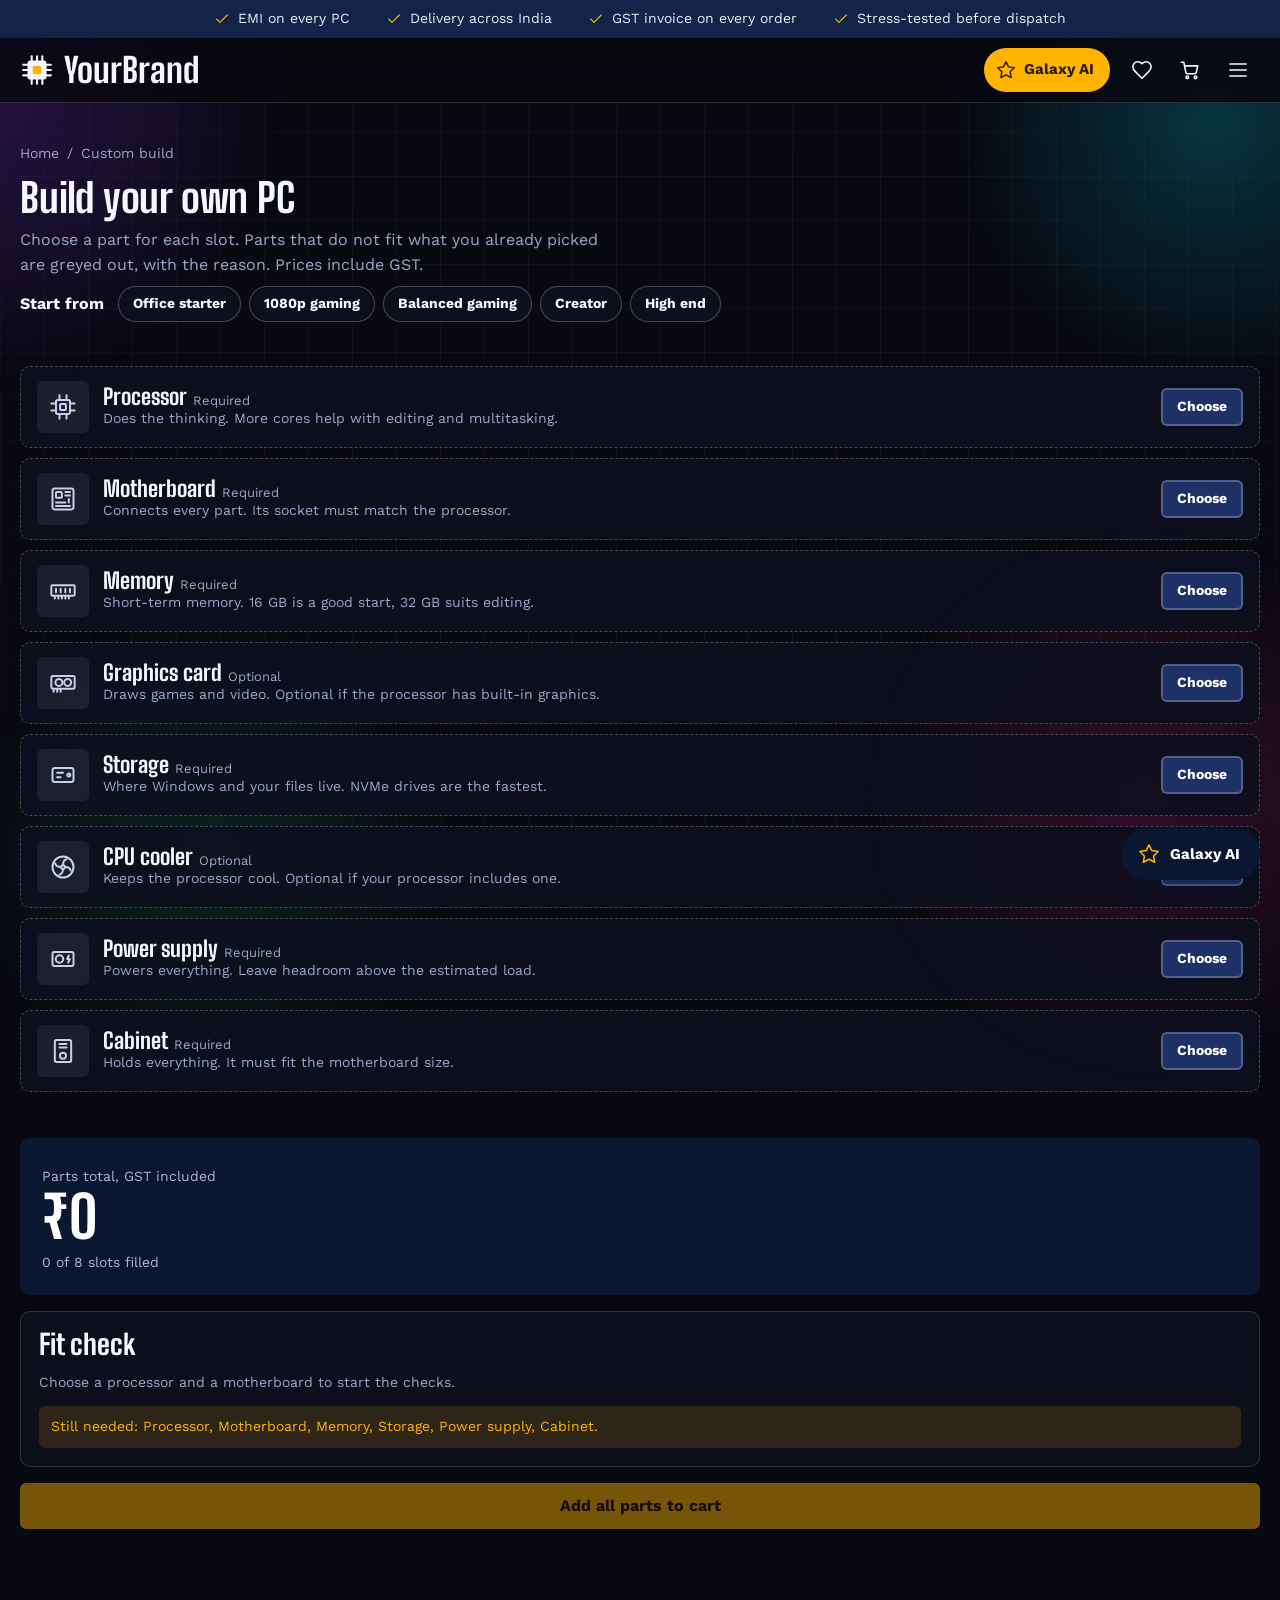
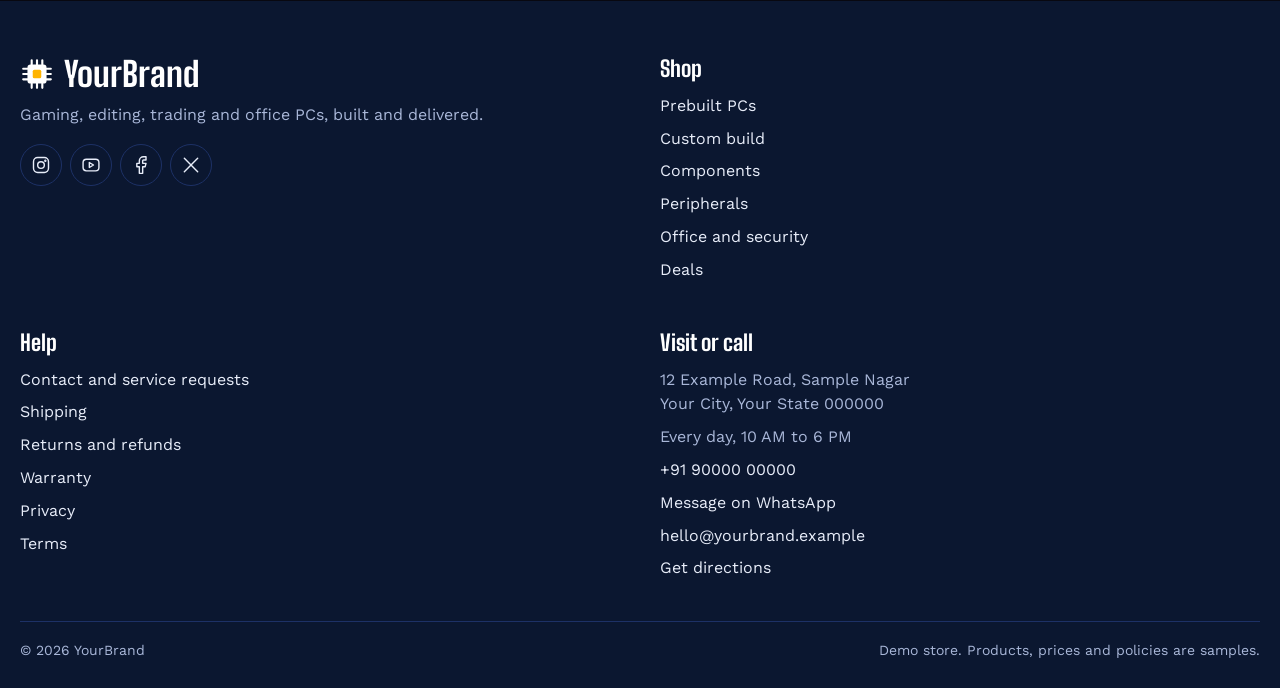
<file: build.html>
<!doctype html>
<html lang="en">
<head>
  <meta charset="utf-8">
  <meta name="viewport" content="width=device-width, initial-scale=1">
  <title>Build your own PC | YourBrand</title>
  <meta name="description" content="Pick every part of your PC. The builder checks that the parts fit together and estimates the power supply you need.">
  <link rel="icon" href="favicon.svg" type="image/svg+xml">
  <link rel="stylesheet" href="css/styles.css">
  <link rel="stylesheet" href="css/assistant.css">
</head>
<body>
  <div id="site-header"></div>

  <main id="main">
    <div class="wrap">
      <div class="pagehead">
        <ol class="crumbs"><li><a href="index.html">Home</a></li><li>Custom build</li></ol>
        <h1>Build your own PC</h1>
        <p>Choose a part for each slot. Parts that do not fit what you already picked are greyed out, with the reason. Prices include GST.</p>
      </div>

      <div class="presets" id="presets"></div>

      <div class="builder">
        <div id="slots"></div>
        <aside class="bsum" id="bsum" aria-label="Build summary"></aside>
      </div>
    </div>
  </main>

  <div id="site-footer"></div>

  <script src="js/config.js"></script>
  <script src="js/util.js"></script>
  <script src="js/icons.js"></script>
  <script src="js/data.js"></script>
  <script src="js/compat.js"></script>
  <script src="js/store.js"></script>
  <script src="js/ui.js"></script>
  <script src="js/build.js"></script>
  <script src="js/assistant-kb.js"></script>
  <script src="js/assistant-brain.js"></script>
  <script src="js/assistant.js"></script>
</body>
</html>
</file>
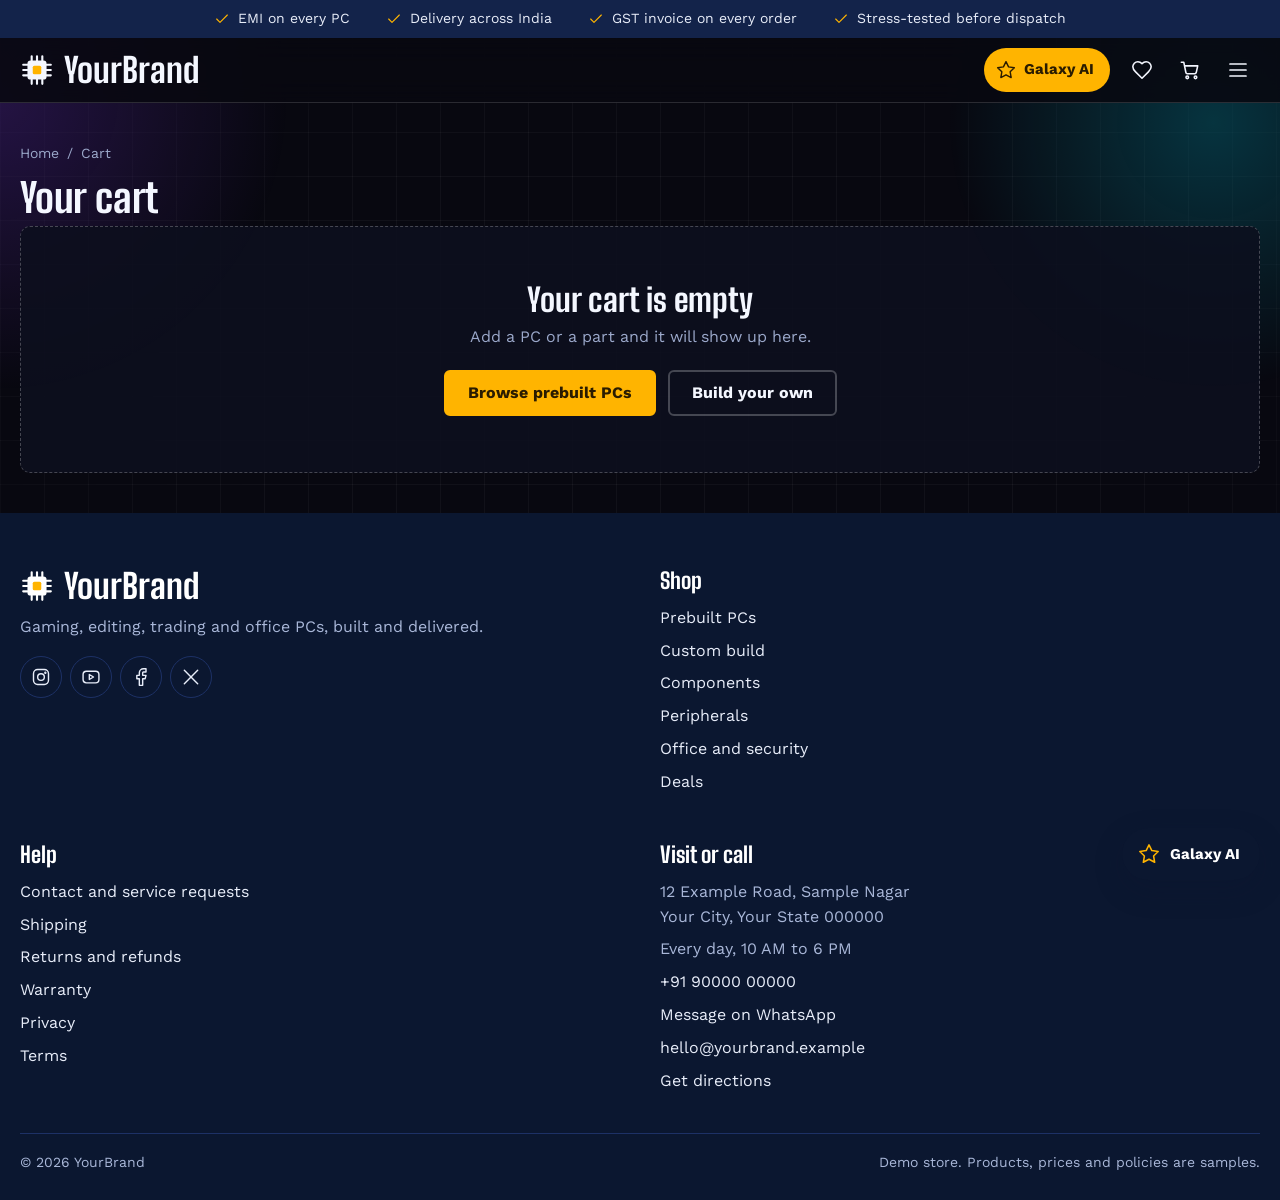
<file: cart.html>
<!doctype html>
<html lang="en">
<head>
  <meta charset="utf-8">
  <meta name="viewport" content="width=device-width, initial-scale=1">
  <title>Cart | YourBrand</title>
  <meta name="description" content="Review your cart, add delivery details and place your order.">
  <link rel="icon" href="favicon.svg" type="image/svg+xml">
  <link rel="stylesheet" href="css/styles.css">
  <link rel="stylesheet" href="css/assistant.css">
</head>
<body>
  <div id="site-header"></div>

  <main id="main">
    <div class="wrap">
      <div class="pagehead">
        <ol class="crumbs"><li><a href="index.html">Home</a></li><li>Cart</li></ol>
        <h1 id="cart-title">Your cart</h1>
      </div>
      <div id="cart-root"></div>
    </div>
  </main>

  <div id="site-footer"></div>

  <script src="js/config.js"></script>
  <script src="js/util.js"></script>
  <script src="js/icons.js"></script>
  <script src="js/data.js"></script>
  <script src="js/store.js"></script>
  <script src="js/ui.js"></script>
  <script src="js/cart.js"></script>
  <script src="js/compat.js"></script>
  <script src="js/assistant-kb.js"></script>
  <script src="js/assistant-brain.js"></script>
  <script src="js/assistant.js"></script>
</body>
</html>
</file>
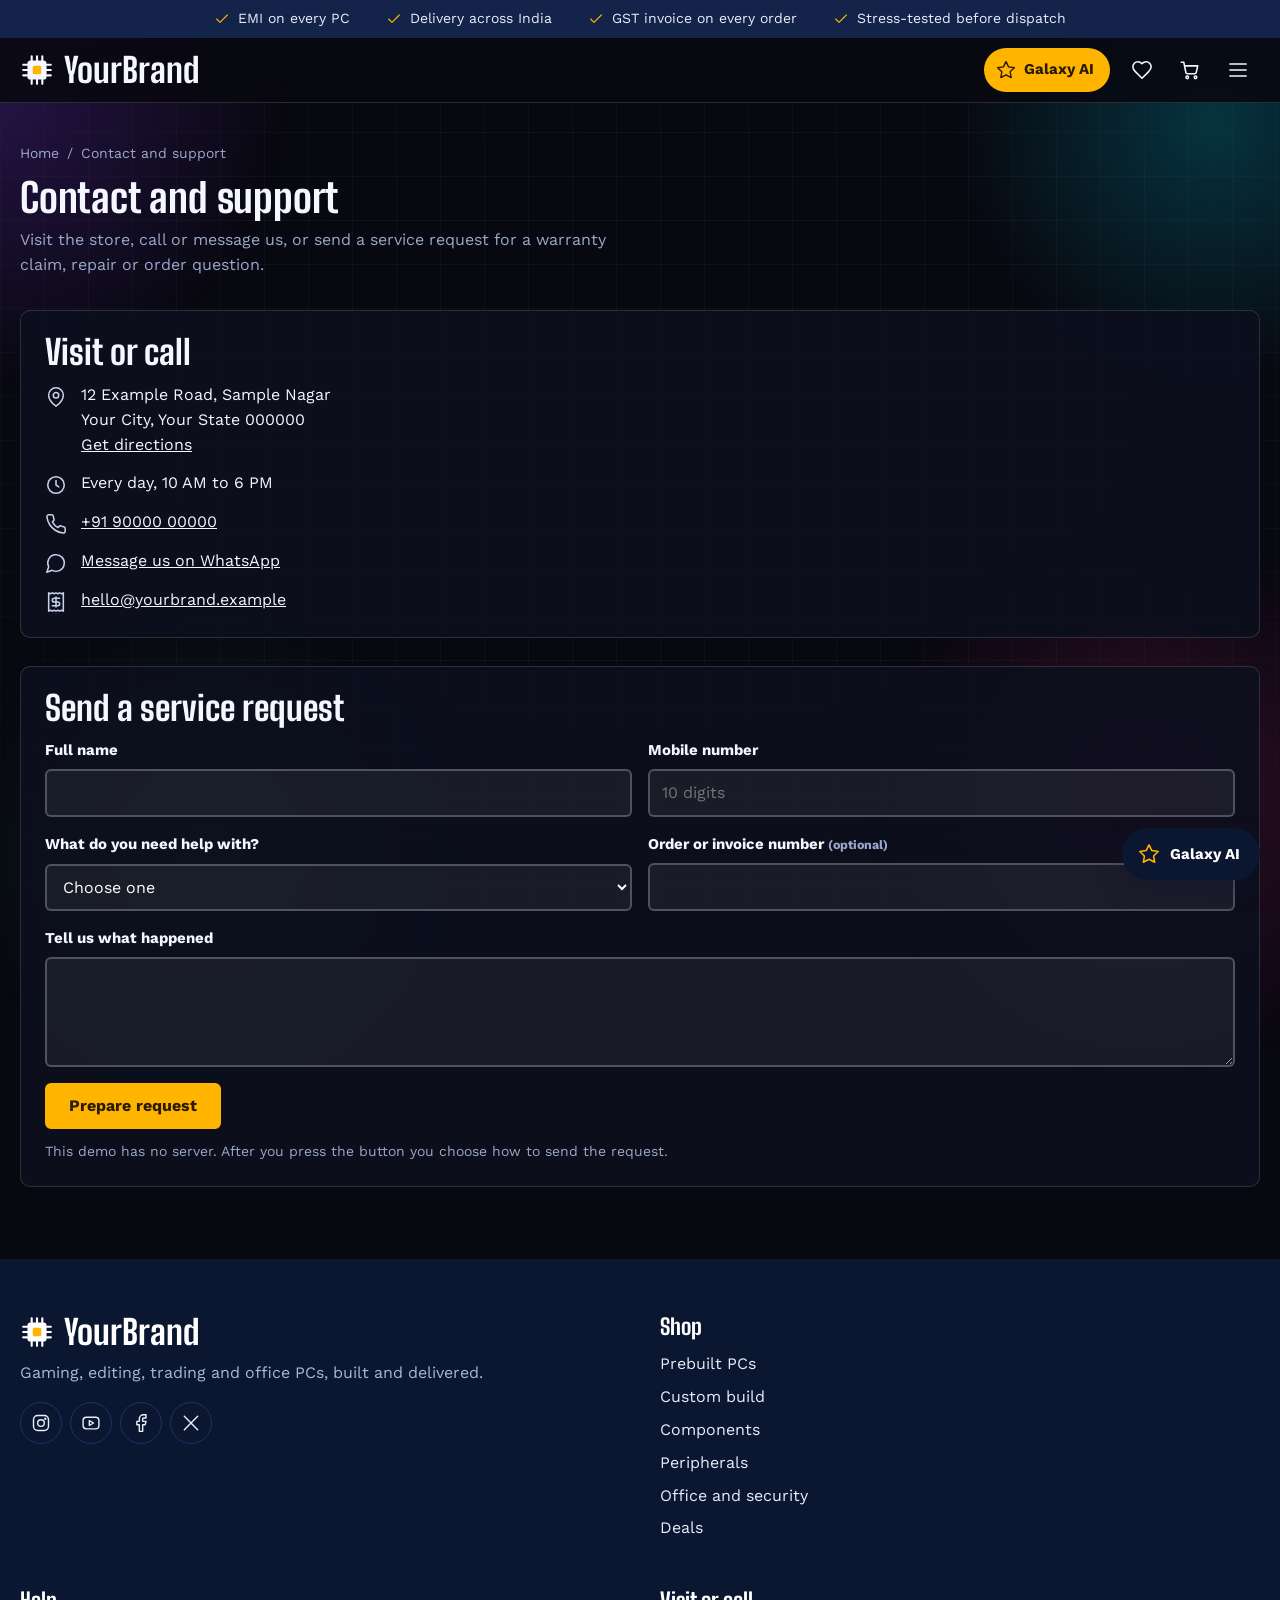
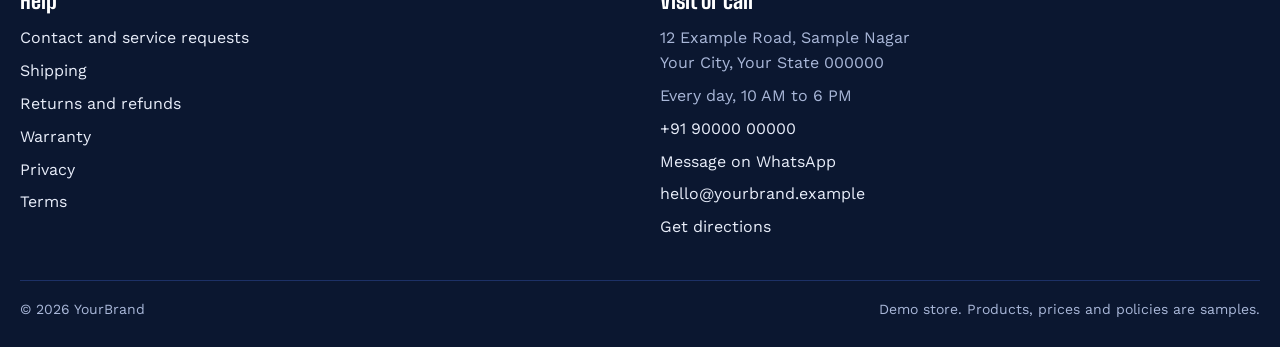
<file: contact.html>
<!doctype html>
<html lang="en">
<head>
  <meta charset="utf-8">
  <meta name="viewport" content="width=device-width, initial-scale=1">
  <title>Contact and support | YourBrand</title>
  <meta name="description" content="Visit the store, call or message us, or send a service request for a warranty claim or repair.">
  <link rel="icon" href="favicon.svg" type="image/svg+xml">
  <link rel="stylesheet" href="css/styles.css">
  <link rel="stylesheet" href="css/assistant.css">
</head>
<body>
  <div id="site-header"></div>

  <main id="main">
    <div class="wrap">
      <div class="pagehead">
        <ol class="crumbs"><li><a href="index.html">Home</a></li><li>Contact and support</li></ol>
        <h1>Contact and support</h1>
        <p>Visit the store, call or message us, or send a service request for a warranty claim, repair or order question.</p>
      </div>

      <div class="contact">
        <section class="panel" aria-labelledby="h-visit">
          <h2 id="h-visit">Visit or call</h2>
          <address id="contact-info"></address>
        </section>

        <section class="panel" aria-labelledby="h-req">
          <h2 id="h-req">Send a service request</h2>
          <form id="req-form" novalidate>
            <div class="row2">
              <div class="field"><label for="r-name">Full name</label><input class="input" id="r-name" autocomplete="name" aria-describedby="re-name"><p class="err" id="re-name"></p></div>
              <div class="field"><label for="r-phone">Mobile number</label><input class="input" id="r-phone" type="tel" inputmode="numeric" autocomplete="tel-national" placeholder="10 digits" aria-describedby="re-phone"><p class="err" id="re-phone"></p></div>
            </div>
            <div class="row2">
              <div class="field"><label for="r-type">What do you need help with?</label>
                <select class="input" id="r-type" aria-describedby="re-type"></select><p class="err" id="re-type"></p></div>
              <div class="field"><label for="r-ref">Order or invoice number <small>(optional)</small></label><input class="input" id="r-ref" autocomplete="off"></div>
            </div>
            <div class="field"><label for="r-msg">Tell us what happened</label>
              <textarea class="input" id="r-msg" aria-describedby="re-msg"></textarea><p class="err" id="re-msg"></p></div>
            <button class="btn btn--amber" type="submit">Prepare request</button>
            <p class="note" style="margin-top:12px">This demo has no server. After you press the button you choose how to send the request.</p>
          </form>

          <div id="req-done" role="status" hidden>
            <p><strong>Your request is ready.</strong> Choose how to send it to us.</p>
            <div class="btn-row" style="margin:14px 0">
              <a class="btn btn--amber" id="send-wa" href="#" target="_blank" rel="noopener">Send on WhatsApp</a>
              <a class="btn btn--ghost" id="send-mail" href="#">Send by email</a>
            </div>
            <button class="linkbtn" type="button" id="req-edit">Edit the request</button>
          </div>
        </section>
      </div>
    </div>
  </main>

  <div id="site-footer"></div>

  <script src="js/config.js"></script>
  <script src="js/util.js"></script>
  <script src="js/icons.js"></script>
  <script src="js/data.js"></script>
  <script src="js/store.js"></script>
  <script src="js/ui.js"></script>
  <script src="js/contact.js"></script>
  <script src="js/compat.js"></script>
  <script src="js/assistant-kb.js"></script>
  <script src="js/assistant-brain.js"></script>
  <script src="js/assistant.js"></script>
</body>
</html>
</file>
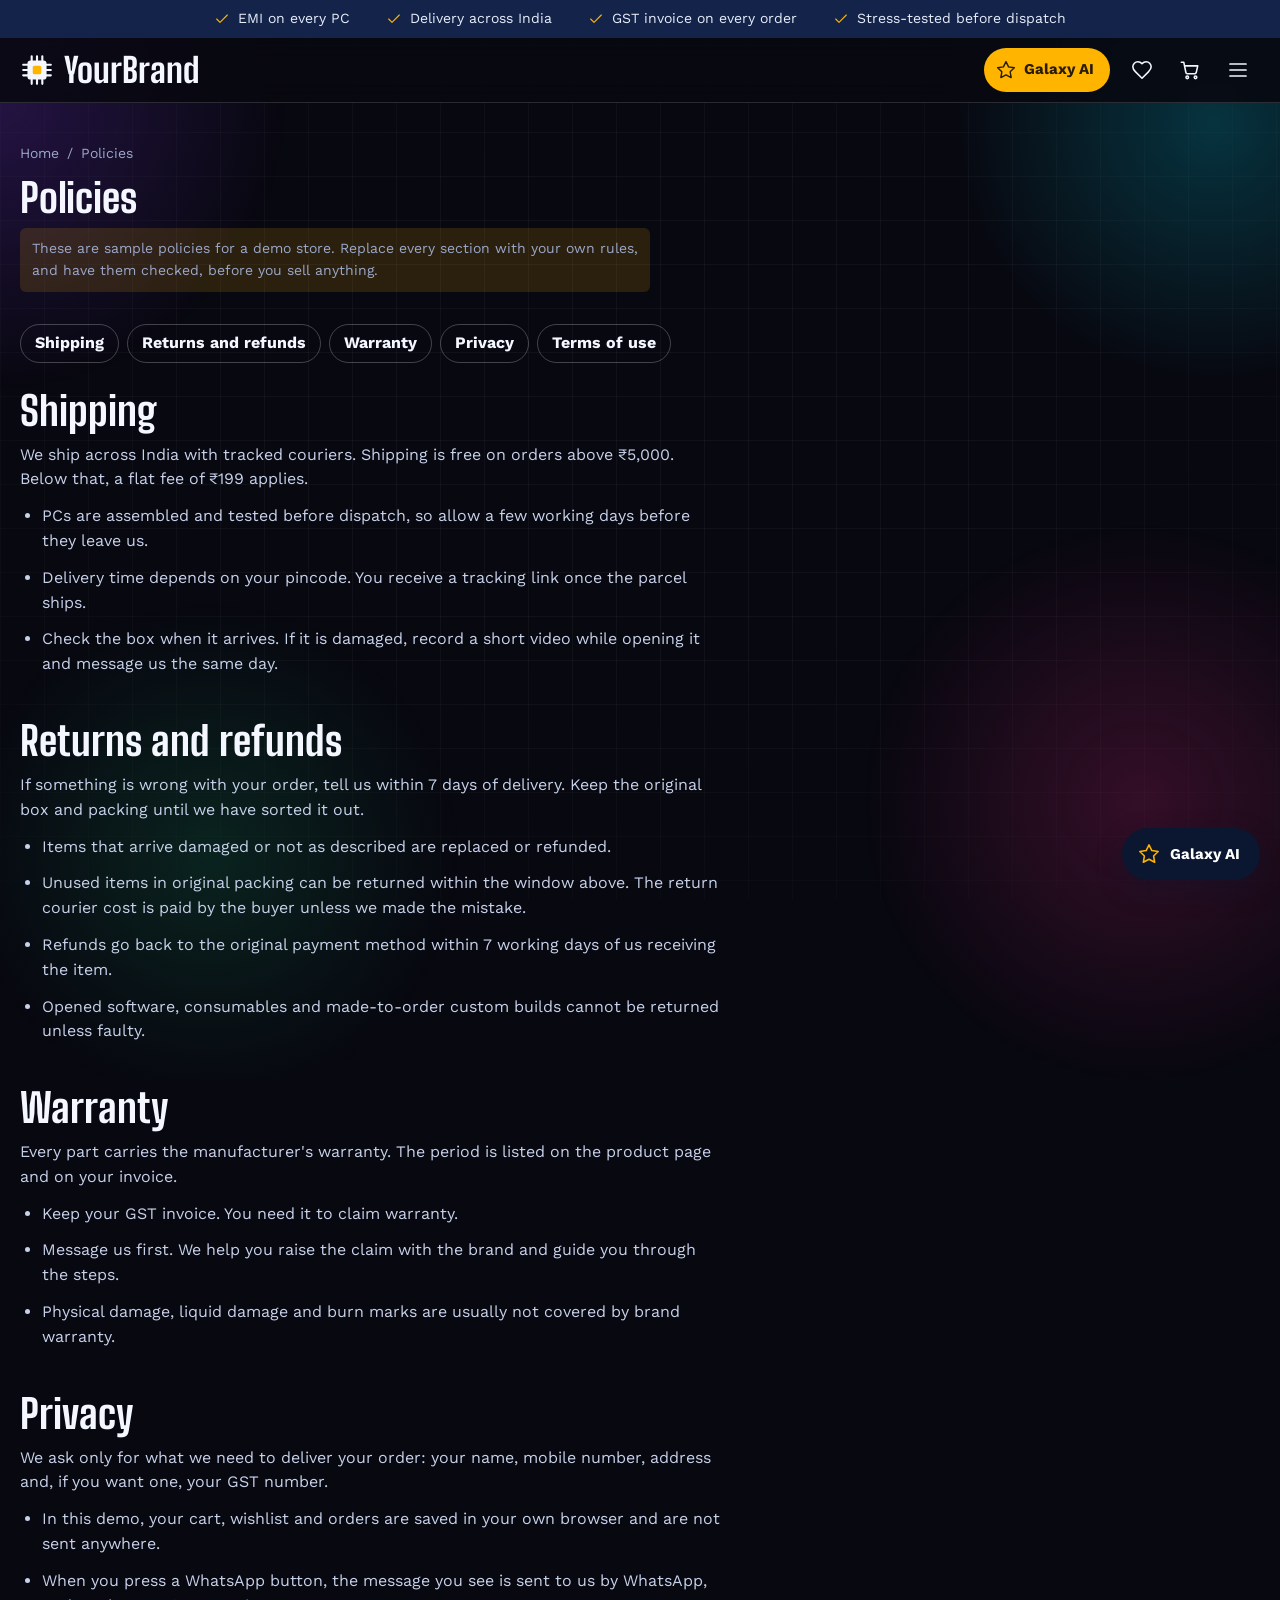
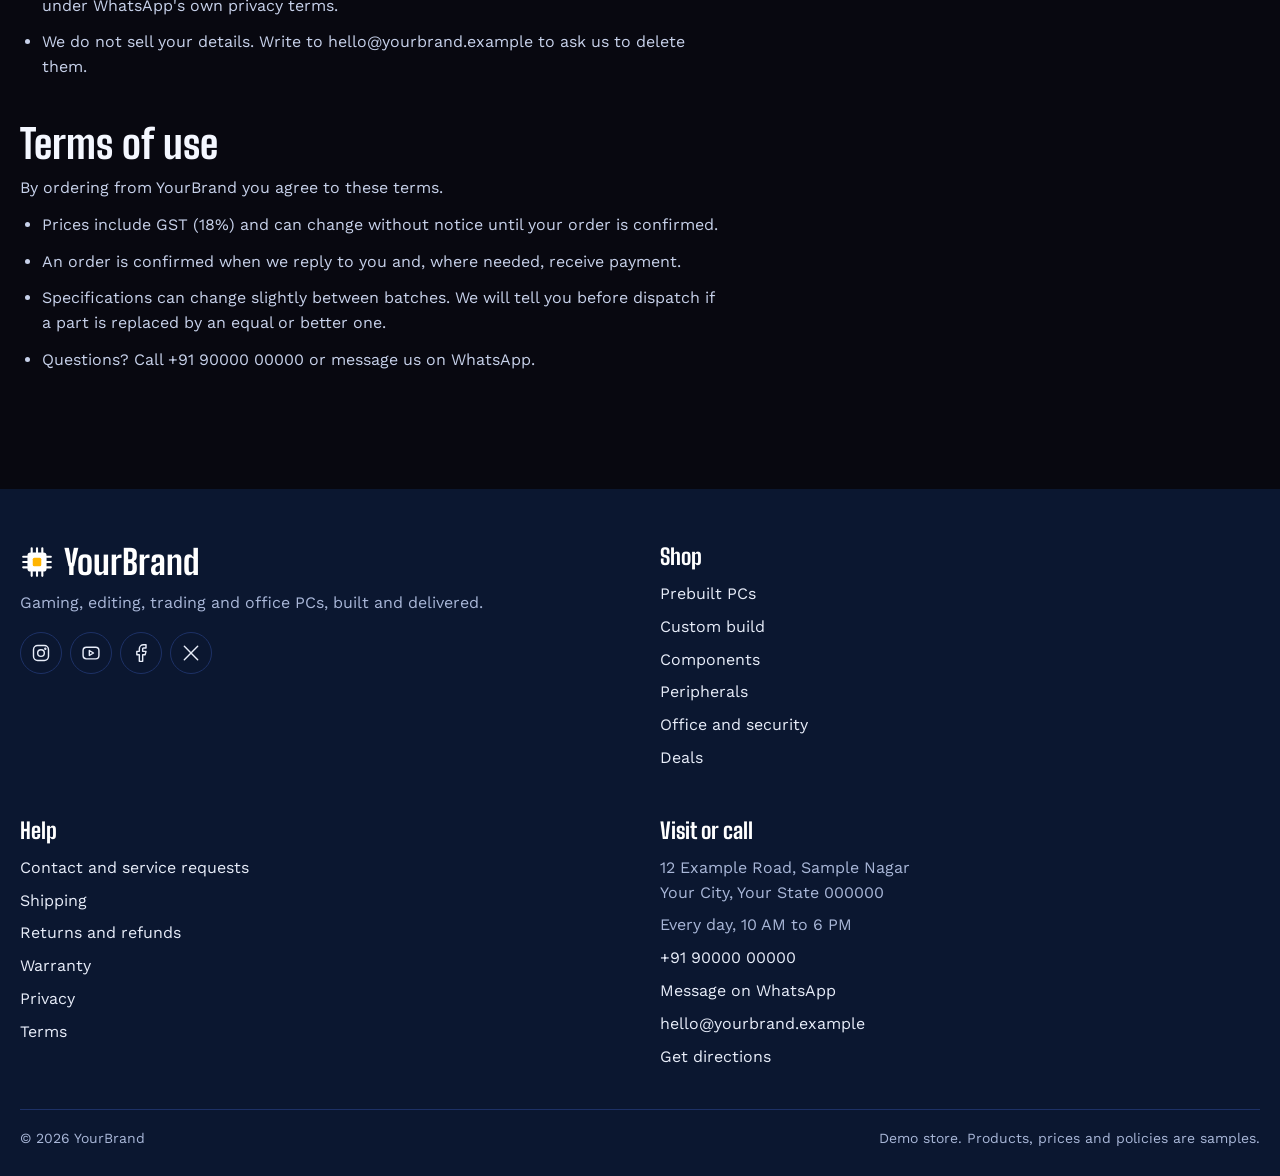
<file: policies.html>
<!doctype html>
<html lang="en">
<head>
  <meta charset="utf-8">
  <meta name="viewport" content="width=device-width, initial-scale=1">
  <title>Policies | YourBrand</title>
  <meta name="description" content="Shipping, returns and refunds, warranty, privacy and terms of use.">
  <link rel="icon" href="favicon.svg" type="image/svg+xml">
  <link rel="stylesheet" href="css/styles.css">
  <link rel="stylesheet" href="css/assistant.css">
</head>
<body>
  <div id="site-header"></div>

  <main id="main">
    <div class="wrap">
      <div class="pagehead">
        <ol class="crumbs"><li><a href="index.html">Home</a></li><li>Policies</li></ol>
        <h1>Policies</h1>
        <p class="note note--box" style="max-width:70ch">These are sample policies for a demo store. Replace every section with your own rules, and have them checked, before you sell anything.</p>
      </div>

      <div class="docs">
        <nav aria-label="Policies">
          <a href="#shipping">Shipping</a>
          <a href="#returns">Returns and refunds</a>
          <a href="#warranty">Warranty</a>
          <a href="#privacy">Privacy</a>
          <a href="#terms">Terms of use</a>
        </nav>

        <div class="prose">
          <section id="shipping">
            <h2>Shipping</h2>
            <p>We ship across India with tracked couriers. Shipping is free on orders above <span data-cfg="freeAbove"></span>. Below that, a flat fee of <span data-cfg="flat"></span> applies.</p>
            <ul>
              <li>PCs are assembled and tested before dispatch, so allow a few working days before they leave us.</li>
              <li>Delivery time depends on your pincode. You receive a tracking link once the parcel ships.</li>
              <li>Check the box when it arrives. If it is damaged, record a short video while opening it and message us the same day.</li>
            </ul>
          </section>

          <section id="returns">
            <h2>Returns and refunds</h2>
            <p>If something is wrong with your order, tell us within 7 days of delivery. Keep the original box and packing until we have sorted it out.</p>
            <ul>
              <li>Items that arrive damaged or not as described are replaced or refunded.</li>
              <li>Unused items in original packing can be returned within the window above. The return courier cost is paid by the buyer unless we made the mistake.</li>
              <li>Refunds go back to the original payment method within 7 working days of us receiving the item.</li>
              <li>Opened software, consumables and made-to-order custom builds cannot be returned unless faulty.</li>
            </ul>
          </section>

          <section id="warranty">
            <h2>Warranty</h2>
            <p>Every part carries the manufacturer's warranty. The period is listed on the product page and on your invoice.</p>
            <ul>
              <li>Keep your GST invoice. You need it to claim warranty.</li>
              <li>Message us first. We help you raise the claim with the brand and guide you through the steps.</li>
              <li>Physical damage, liquid damage and burn marks are usually not covered by brand warranty.</li>
            </ul>
          </section>

          <section id="privacy">
            <h2>Privacy</h2>
            <p>We ask only for what we need to deliver your order: your name, mobile number, address and, if you want one, your GST number.</p>
            <ul>
              <li>In this demo, your cart, wishlist and orders are saved in your own browser and are not sent anywhere.</li>
              <li>When you press a WhatsApp button, the message you see is sent to us by WhatsApp, under WhatsApp's own privacy terms.</li>
              <li>We do not sell your details. Write to <span data-cfg="email"></span> to ask us to delete them.</li>
            </ul>
          </section>

          <section id="terms">
            <h2>Terms of use</h2>
            <p>By ordering from <span data-cfg="name"></span> you agree to these terms.</p>
            <ul>
              <li>Prices include GST (<span data-cfg="gst"></span>) and can change without notice until your order is confirmed.</li>
              <li>An order is confirmed when we reply to you and, where needed, receive payment.</li>
              <li>Specifications can change slightly between batches. We will tell you before dispatch if a part is replaced by an equal or better one.</li>
              <li>Questions? Call <span data-cfg="phone"></span> or message us on WhatsApp.</li>
            </ul>
          </section>
        </div>
      </div>
    </div>
  </main>

  <div id="site-footer"></div>

  <script src="js/config.js"></script>
  <script src="js/util.js"></script>
  <script src="js/icons.js"></script>
  <script src="js/data.js"></script>
  <script src="js/store.js"></script>
  <script src="js/ui.js"></script>
  <script src="js/compat.js"></script>
  <script src="js/assistant-kb.js"></script>
  <script src="js/assistant-brain.js"></script>
  <script src="js/assistant.js"></script>
  <script>
    PCS.ui.mount('policies', 'Policies');

    /* Fill the numbers and contact details from js/config.js so they never go out of date. */
    (function (PCS) {
      var cfg = PCS.config, values = {
        name: cfg.name, phone: cfg.phone, email: cfg.email,
        freeAbove: PCS.util.money(cfg.shipping.freeAbove),
        flat: PCS.util.money(cfg.shipping.flat),
        gst: cfg.gstPercent + '%'
      };
      PCS.util.$$('[data-cfg]').forEach(function (n) { n.textContent = values[n.dataset.cfg]; });
    })(window.PCS);
  </script>
</body>
</html>
</file>
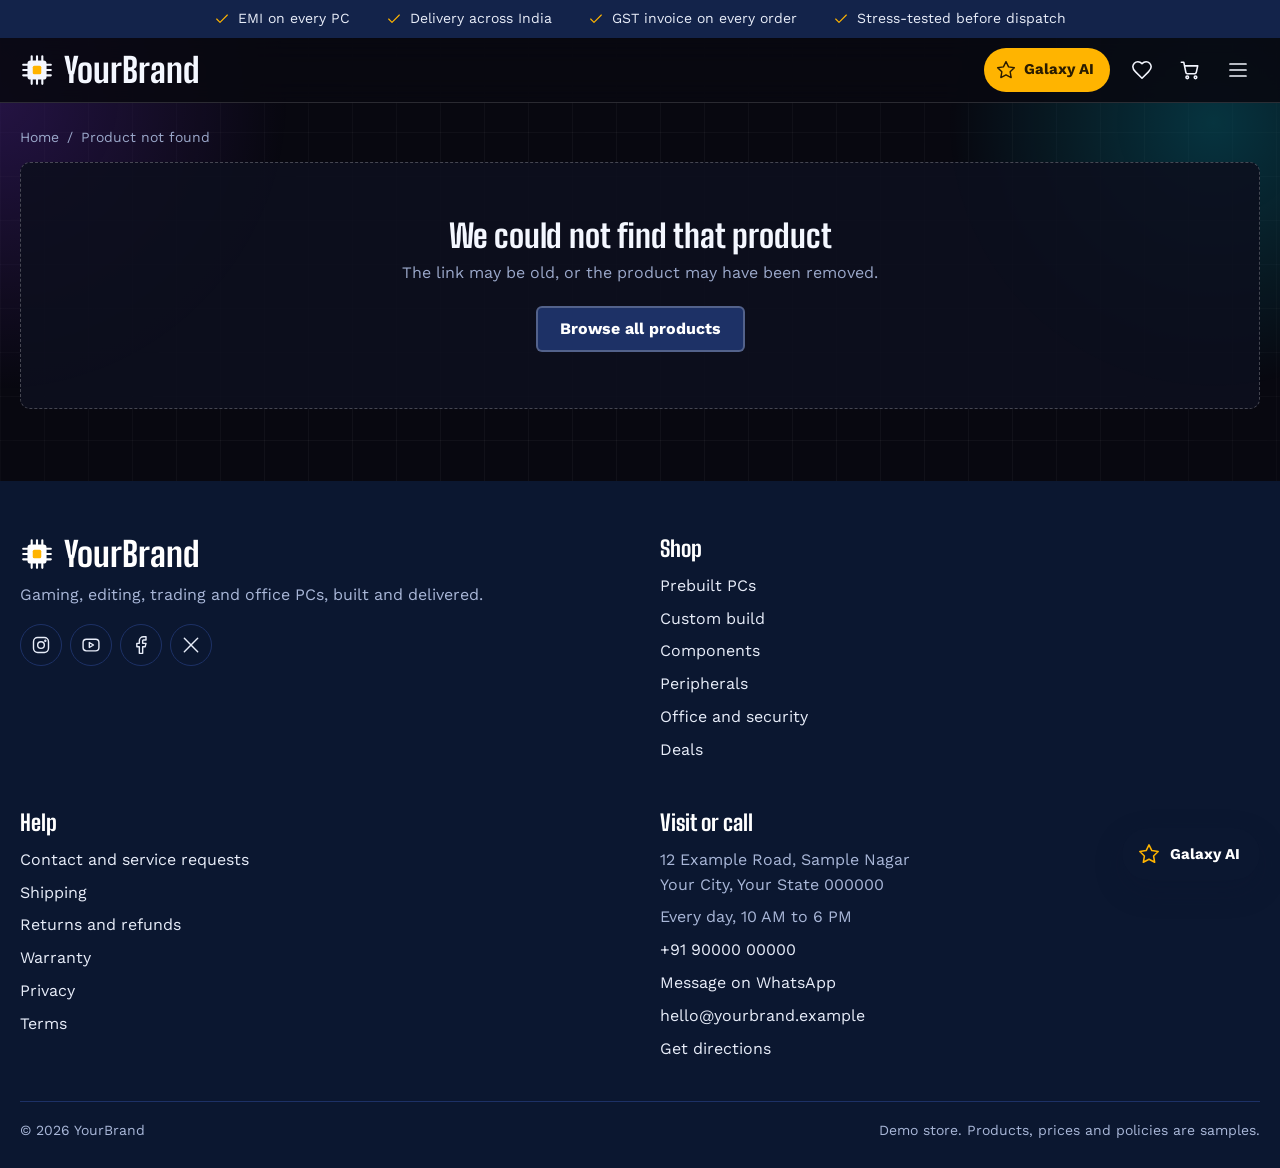
<file: product.html>
<!doctype html>
<html lang="en">
<head>
  <meta charset="utf-8">
  <meta name="viewport" content="width=device-width, initial-scale=1">
  <title>Product | YourBrand</title>
  <meta name="description" content="Product details, specifications and price.">
  <link rel="icon" href="favicon.svg" type="image/svg+xml">
  <link rel="stylesheet" href="css/styles.css">
  <link rel="stylesheet" href="css/assistant.css">
</head>
<body>
  <div id="site-header"></div>

  <main id="main">
    <div class="wrap">
      <ol class="crumbs" id="crumbs" style="padding-top:24px"></ol>
      <div id="pdp"></div>
      <div id="below"></div>
    </div>
  </main>

  <div id="site-footer"></div>

  <script src="js/config.js"></script>
  <script src="js/util.js"></script>
  <script src="js/icons.js"></script>
  <script src="js/data.js"></script>
  <script src="js/store.js"></script>
  <script src="js/ui.js"></script>
  <script src="js/product.js"></script>
  <script src="js/compat.js"></script>
  <script src="js/assistant-kb.js"></script>
  <script src="js/assistant-brain.js"></script>
  <script src="js/assistant.js"></script>
</body>
</html>
</file>
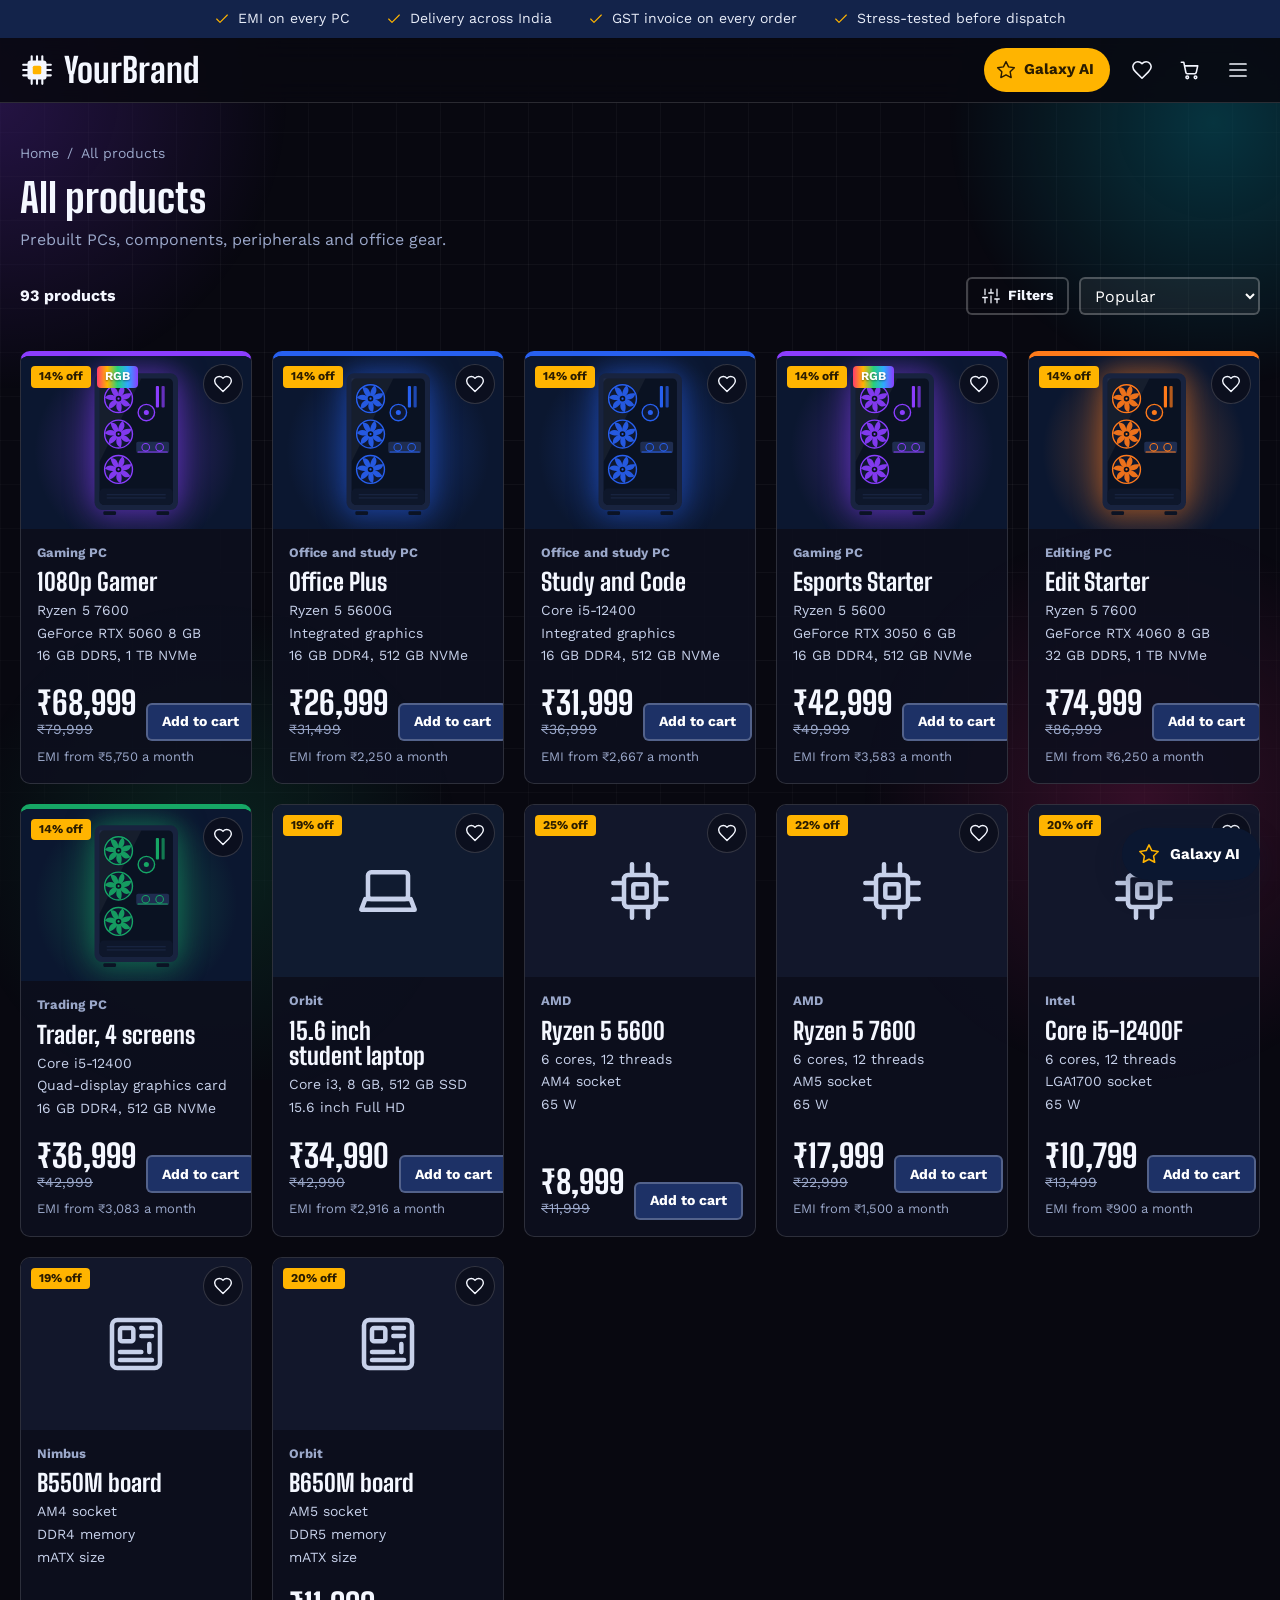
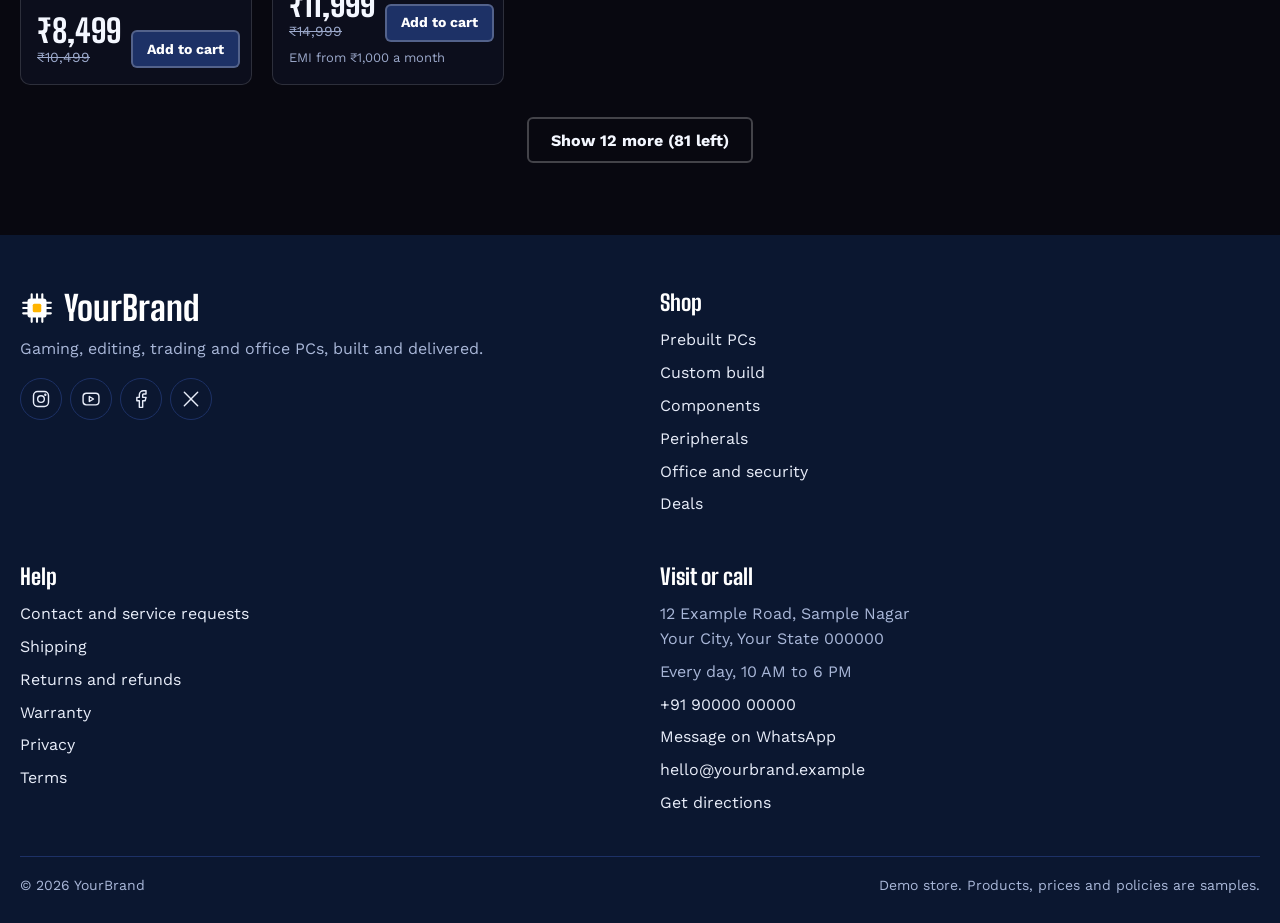
<file: shop.html>
<!doctype html>
<html lang="en">
<head>
  <meta charset="utf-8">
  <meta name="viewport" content="width=device-width, initial-scale=1">
  <title>Shop | YourBrand</title>
  <meta name="description" content="Browse prebuilt PCs, components, peripherals and office gear. Filter by category, price and brand.">
  <link rel="icon" href="favicon.svg" type="image/svg+xml">
  <link rel="stylesheet" href="css/styles.css">
  <link rel="stylesheet" href="css/assistant.css">
</head>
<body>
  <div id="site-header"></div>

  <main id="main">
    <div class="wrap">
      <div class="pagehead">
        <ol class="crumbs"><li><a href="index.html">Home</a></li><li id="crumb-here">Shop</li></ol>
        <h1 id="shop-title">Shop</h1>
        <p id="shop-sub"></p>
      </div>

      <div class="shop">
        <aside class="filters" id="filters" aria-label="Filters"></aside>

        <section aria-labelledby="shop-title">
          <div class="toolbar">
            <p class="toolbar__count" id="count" aria-live="polite"></p>
            <div class="toolbar__ctl">
              <button class="btn btn--ghost btn--sm filter-btn" id="open-filters" type="button" aria-controls="filters" aria-expanded="false"></button>
              <label class="sr" for="sort">Sort by</label>
              <select class="input" id="sort" style="width:auto;min-height:2.375rem;padding:0.25rem 0.625rem"></select>
            </div>
          </div>
          <div class="pills" id="pills"></div>
          <div id="results"></div>
          <div class="more-wrap" id="more-wrap"></div>
        </section>
      </div>
    </div>
  </main>

  <div id="site-footer"></div>

  <script src="js/config.js"></script>
  <script src="js/util.js"></script>
  <script src="js/icons.js"></script>
  <script src="js/data.js"></script>
  <script src="js/store.js"></script>
  <script src="js/ui.js"></script>
  <script src="js/shop.js"></script>
  <script src="js/compat.js"></script>
  <script src="js/assistant-kb.js"></script>
  <script src="js/assistant-brain.js"></script>
  <script src="js/assistant.js"></script>
</body>
</html>
</file>
<file: css/styles.css>
/* ==========================================================================
   Store stylesheet
   Colours and sizes live in the :root block. Change them there first.
   Fonts are self-hosted in /fonts (SIL Open Font License, see the .txt files).
   ========================================================================== */

@font-face { font-family: "Big Shoulders"; src: url("../fonts/BigShoulders-Regular.ttf") format("truetype"); font-weight: 400; font-style: normal; font-display: swap; }
@font-face { font-family: "Big Shoulders"; src: url("../fonts/BigShoulders-Bold.ttf") format("truetype"); font-weight: 700; font-style: normal; font-display: swap; }
@font-face { font-family: "Work Sans"; src: url("../fonts/WorkSans-Regular.ttf") format("truetype"); font-weight: 400; font-style: normal; font-display: swap; }
@font-face { font-family: "Work Sans"; src: url("../fonts/WorkSans-Bold.ttf") format("truetype"); font-weight: 700; font-style: normal; font-display: swap; }

:root {
  --ink: #f4f7ff;
  --ink-2: #c7d1ea;
  --muted: #9ba8ca;
  --board: #080810;
  --panel: rgba(13, 15, 30, 0.88);
  --line: rgba(255, 255, 255, 0.14);
  --line-2: rgba(255, 255, 255, 0.24);

  --navy: #0b1730;
  --navy-2: #13234a;
  --navy-3: #1d3166;
  --on-navy: #e8edf9;
  --on-navy-2: #a9b7d8;

  --amber: #ffb400;
  --amber-hi: #ffc533;
  --amber-ink: #2a1c00;

  --blue: #2760f0;
  --violet: #8b3dff;
  --orange: #ff7a1a;
  --green: #16a765;

  --ok: #22e58a;
  --warn: #ffb400;
  --bad: #ff6b6b;
  --ok-bg: rgba(34, 229, 138, 0.14);
  --warn-bg: rgba(255, 180, 0, 0.14);
  --bad-bg: rgba(255, 107, 107, 0.16);

  --display: "Big Shoulders", "Arial Narrow", "Helvetica Neue", Arial, sans-serif;
  --body: "Work Sans", system-ui, -apple-system, "Segoe UI", Roboto, Arial, sans-serif;

  --r-sm: 0.375rem;
  --r: 0.625rem;
  --gutter: 1.25rem;
  --focus: #00e5ff;
}

/* ---------- Base ---------- */
*, *::before, *::after { box-sizing: border-box; }
html { -webkit-text-size-adjust: 100%; scroll-behavior: smooth; scroll-padding-top: 5.5rem; font-size: 16px; }
body { position: relative; isolation: isolate; margin: 0; background: var(--board); color: var(--ink); font: 400 1rem/1.55 var(--body); min-width: 320px; }
body::before {
  content: "";
  position: fixed;
  inset: 0;
  z-index: -2;
  pointer-events: none;
  background-image:
    linear-gradient(rgba(255, 255, 255, 0.04) 1px, transparent 1px),
    linear-gradient(90deg, rgba(255, 255, 255, 0.04) 1px, transparent 1px);
  background-size: 2.75rem 2.75rem;
  mask-image: radial-gradient(ellipse 85% 80% at 50% 45%, #000 35%, transparent 100%);
  -webkit-mask-image: radial-gradient(ellipse 85% 80% at 50% 45%, #000 35%, transparent 100%);
}
body::after {
  content: "";
  position: fixed;
  inset: -20%;
  z-index: -1;
  pointer-events: none;
  background:
    radial-gradient(circle 26.25rem at 14% 22%, rgba(139, 61, 255, 0.22), transparent 70%),
    radial-gradient(circle 23.75rem at 82% 24%, rgba(0, 229, 255, 0.2), transparent 70%),
    radial-gradient(circle 25rem at 78% 78%, rgba(255, 46, 147, 0.18), transparent 70%),
    radial-gradient(circle 22.5rem at 26% 82%, rgba(22, 217, 131, 0.13), transparent 70%);
}
img, svg { display: block; max-width: 100%; }
h1, h2, h3, h4 { font-family: var(--display); font-weight: 700; line-height: 1; margin: 0; }
h1 { font-size: 2.75rem; letter-spacing: -.005em; text-wrap: balance; }
h2 { font-size: 2rem; text-wrap: balance; }
h3 { font-size: 1.5rem; line-height: 1.05; text-wrap: balance; }
p { margin: 0; }
a { color: inherit; }
button, input, select, textarea { font: inherit; color: inherit; }
button { cursor: pointer; }
ul, ol { margin: 0; padding: 0; list-style: none; }
dl, dd { margin: 0; }
[hidden] { display: none !important; }
:focus-visible { outline: 0.1875rem solid var(--focus); outline-offset: 0.125rem; border-radius: 0.1875rem; }
.on-navy :focus-visible, .tuner :focus-visible, .ticker :focus-visible, .ftr :focus-visible, .banner :focus-visible { outline-color: var(--amber); }
.skip { position: absolute; left: 0.75rem; top: -3.75rem; z-index: 100; background: var(--amber); color: var(--amber-ink); padding: 0.625rem 1rem; border-radius: var(--r-sm); font-weight: 700; }
.skip:focus { top: 0.75rem; }
.sr { position: absolute; width: 1px; height: 1px; overflow: hidden; clip: rect(0 0 0 0); white-space: nowrap; }
.ico { flex: none; width: var(--ico-s, 1.25rem); height: var(--ico-s, 1.25rem); }

.wrap { width: 100%; margin: 0 auto; padding: 0 var(--gutter); }
.block { padding: 4.5rem 0; }
.block--tight { padding: 2.5rem 0; }
.block--navy { background: var(--navy); color: var(--on-navy); }
.block__head { display: flex; align-items: flex-end; justify-content: space-between; gap: 1rem; margin-bottom: 1.75rem; flex-wrap: wrap; }
.block__head p { color: var(--muted); max-width: 52ch; margin-top: 0.625rem; }
.block--navy .block__head p { color: var(--on-navy-2); }
.more { display: inline-flex; align-items: center; gap: 0.25rem; font-weight: 700; text-decoration: none; border-bottom: 0.125rem solid var(--amber); padding-bottom: 1px; }
.more:hover { border-color: var(--ink); }
.block--navy .more:hover { border-color: #fff; }

/* ---------- Buttons, chips, tags ---------- */
.btn { display: inline-flex; align-items: center; justify-content: center; gap: 0.5rem; min-height: 2.875rem; padding: 0 1.375rem; border: 0.125rem solid rgba(255, 255, 255, 0.24); border-radius: var(--r-sm); background: var(--navy-3); color: #fff; font-weight: 700; text-decoration: none; line-height: 1.1; transition: background .15s, color .15s, border-color .15s; }
.btn:hover { background: var(--blue); border-color: var(--blue); }
.btn--amber { background: var(--amber); border-color: var(--amber); color: var(--amber-ink); }
.btn--amber:hover { background: var(--amber-hi); border-color: var(--amber-hi); }
.btn--ghost { background: transparent; color: var(--ink); border-color: var(--line-2); }
.btn--ghost:hover { background: #fff; color: var(--navy); border-color: #fff; }
.on-navy .btn--ghost, .tuner .btn--ghost, .banner .btn--ghost { color: #fff; border-color: var(--on-navy-2); }
.on-navy .btn--ghost:hover, .tuner .btn--ghost:hover, .banner .btn--ghost:hover { background: #fff; color: var(--navy); border-color: #fff; }
.btn--sm { min-height: 2.375rem; padding: 0 0.875rem; font-size: 0.875rem; white-space: nowrap; }
.btn--block { width: 100%; }
.btn[disabled], .btn[aria-disabled="true"] { opacity: .45; cursor: not-allowed; pointer-events: none; }
.btn-row { display: flex; flex-wrap: wrap; gap: 0.75rem; }

.chip { display: inline-flex; align-items: center; gap: 0.375rem; min-height: 2.25rem; padding: 0 0.875rem; border: 1.5px solid var(--line-2); border-radius: 999px; background: var(--panel); color: var(--ink); font-size: 0.875rem; font-weight: 700; text-decoration: none; }
a.chip:hover, button.chip:hover { border-color: var(--ink); }
.chip[aria-pressed="true"], .chip.is-on { background: #fff; border-color: #fff; color: var(--navy); }
.chips { display: flex; flex-wrap: wrap; gap: 0.5rem; }

.tag { display: inline-block; padding: 0.1875rem 0.5rem; border-radius: 0.25rem; background: var(--amber); color: var(--amber-ink); font-size: 0.75rem; font-weight: 700; line-height: 1.3; }
.tag--ink { background: var(--navy-3); color: #fff; border: 1px solid rgba(255, 255, 255, 0.2); }
.tag--out { background: rgba(255, 255, 255, 0.14); color: var(--ink-2); }
.tag--rgb { background: linear-gradient(90deg, #ff3b6b, #ffb400, #26d07c, #2ea8ff, #8b3dff); color: #fff; text-shadow: 0 1px 2px rgba(0,0,0,.45); }

/* ---------- Spec sheet: label ..... value ---------- */
.sheet > div { display: flex; align-items: baseline; gap: 0.625rem; padding: 0.3125rem 0; }
.sheet dt { flex: 1 1 auto; display: flex; align-items: baseline; gap: 0.625rem; min-width: 0; color: var(--muted); }
.sheet dt::after { content: ""; flex: 1 1 auto; min-width: 1rem; border-bottom: 0.125rem dotted var(--line-2); transform: translateY(-0.25rem); }
.sheet dd { text-align: right; font-weight: 700; max-width: 62%; }
.sheet--navy dt { color: var(--on-navy-2); }
.sheet--navy dt::after { border-color: rgba(169,183,216,.4); }

/* ---------- Ticker ---------- */
.ticker { background: var(--navy-2); color: var(--on-navy); font-size: 0.875rem; }
.ticker ul { display: flex; justify-content: center; flex-wrap: wrap; gap: 0.25rem 2.25rem; padding: 0.5rem 0; }
.ticker li { display: flex; align-items: center; gap: 0.5rem; }
.ticker .ico { color: var(--amber); }

/* ---------- Header ---------- */
.hdr { background: rgba(8, 8, 16, 0.88); backdrop-filter: blur(14px); -webkit-backdrop-filter: blur(14px); border-bottom: 1px solid var(--line); position: sticky; top: 0; z-index: 40; }
.hdr__row { display: grid; grid-template-columns: 1fr auto; align-items: center; gap: 0.625rem 0.75rem; padding: 0.625rem 0; }
.brand { display: inline-flex; align-items: center; gap: 0.625rem; text-decoration: none; font-family: var(--display); font-weight: 700; font-size: 2.125rem; line-height: 1; }
.brand svg { width: 2.125rem; height: 2.125rem; }
.search { display: flex; grid-column: 1 / -1; order: 3; border: 0.125rem solid var(--line-2); border-radius: var(--r-sm); background: rgba(255, 255, 255, 0.06); overflow: hidden; }
.search input { flex: 1; min-width: 0; border: 0; padding: 0 0.875rem; min-height: 2.75rem; background: transparent; color: #fff; }
.search input::placeholder { color: var(--muted); }
.search input:focus-visible { outline: none; }
.search:focus-within { outline: 0.1875rem solid var(--focus); outline-offset: 0.125rem; }
.search button { border: 0; background: var(--navy-3); color: #fff; width: 3.125rem; display: grid; place-items: center; }
.search button:hover { background: var(--blue); }
.hdr__actions { display: flex; align-items: center; gap: 0.25rem; }
.icon-btn { position: relative; display: inline-flex; align-items: center; gap: 0.5rem; min-height: 2.75rem; min-width: 2.75rem; justify-content: center; padding: 0 0.625rem; border: 0; background: transparent; border-radius: var(--r-sm); text-decoration: none; font-weight: 700; }
.icon-btn:hover { background: rgba(255, 255, 255, 0.08); }
.badge { min-width: 1.25rem; height: 1.25rem; padding: 0 0.375rem; border-radius: 999px; background: var(--amber); color: var(--amber-ink); font-size: 0.75rem; font-weight: 700; display: inline-grid; place-items: center; line-height: 1; }
.badge:empty, .badge[data-n="0"] { display: none; }
.nav { display: none; border-top: 1px solid var(--line); }
.nav.is-open { display: block; }
.nav ul { display: flex; flex-direction: column; gap: 0; overflow-x: auto; scrollbar-width: none; }
.nav a { display: block; padding: 0.875rem 0.25rem; text-decoration: none; font-weight: 700; font-size: 0.9375rem; white-space: nowrap; border-bottom: 1px solid var(--line); }
.nav a:hover, .nav a[aria-current] { border-bottom-color: var(--amber); }
.nav a.nav__hot { background: var(--amber); color: var(--amber-ink); border-radius: var(--r-sm); margin: 0.5rem 0; padding: 0.375rem 0.875rem; border-bottom: 0; text-align: center; }
.nav a.nav__hot:hover { background: var(--amber-hi); }
.menu-btn { display: inline-flex; }

/* ---------- Hero and tuner ---------- */
.hero { padding: 3.5rem 0 4.5rem; }
.hero__grid { display: grid; grid-template-columns: 1fr; gap: 2.25rem; align-items: center; }
.hero__copy h1 { margin-bottom: 1.25rem; }
.hero__copy > p { font-size: 1.1875rem; color: var(--ink-2); max-width: 56ch; margin-bottom: 1.75rem; }
.hero__proof { display: grid; gap: 0.5rem; margin-top: 1.75rem; color: var(--ink-2); }
.hero__proof li { display: flex; align-items: center; gap: 0.625rem; }
.hero__proof .ico { color: var(--ok); }

.tuner { background: var(--navy); color: var(--on-navy); border-radius: 0.875rem; padding: 1.75rem; border-top: 0.375rem solid var(--use, var(--amber)); transition: border-color .25s; }
.tuner__label { font-weight: 700; margin-bottom: 0.625rem; }
.uses { display: grid; grid-template-columns: repeat(4, 1fr); gap: 0.5rem; }
.use { display: flex; flex-direction: column; align-items: center; gap: 0.375rem; padding: 0.75rem 0.375rem; border: 0.125rem solid var(--navy-3); border-radius: var(--r-sm); background: transparent; color: var(--on-navy); font-weight: 700; font-size: 0.875rem; }
.use:hover { border-color: var(--on-navy-2); }
.use[aria-pressed="true"] { background: var(--c); border-color: var(--c); color: var(--t, #fff); }
.tuner__budget { margin: 1.5rem 0 0.5rem; display: flex; align-items: baseline; justify-content: space-between; gap: 0.75rem; }
.tuner__amount { font-family: var(--display); font-weight: 700; font-size: 3.625rem; line-height: .9; color: #fff; }
.range { width: 100%; height: 1.875rem; background: transparent; -webkit-appearance: none; appearance: none; cursor: pointer; --pct: 50%; }
.range::-webkit-slider-runnable-track { height: 0.5rem; border-radius: 0.25rem; background: linear-gradient(90deg, var(--amber) var(--pct), var(--navy-3) var(--pct)); }
.range::-moz-range-track { height: 0.5rem; border-radius: 0.25rem; background: var(--navy-3); }
.range::-moz-range-progress { height: 0.5rem; border-radius: 0.25rem; background: var(--amber); }
.range::-webkit-slider-thumb { -webkit-appearance: none; width: 1.625rem; height: 1.625rem; margin-top: -0.5625rem; border-radius: 50%; background: #fff; border: 0.3125rem solid var(--amber); }
.range::-moz-range-thumb { width: 1rem; height: 1rem; border-radius: 50%; background: #fff; border: 0.3125rem solid var(--amber); }
.range--light::-webkit-slider-runnable-track { background: linear-gradient(90deg, var(--amber) var(--pct), var(--navy-3) var(--pct)); }
.range--light::-moz-range-track { background: var(--navy-3); }
.range--light::-moz-range-progress { background: var(--amber); }
.range--light::-webkit-slider-thumb { border-color: var(--amber); background: #fff; }
.range--light::-moz-range-thumb { border-color: var(--amber); background: #fff; }
.range-ends { display: flex; justify-content: space-between; font-size: 0.8125rem; color: var(--on-navy-2); }
.tuner__result { display: grid; grid-template-columns: 9.375rem minmax(0, 1fr); gap: 1.375rem; margin-top: 1.5rem; padding-top: 1.5rem; border-top: 1px solid var(--navy-3); }
.tuner__art { align-self: start; }
.tuner__note { grid-column: 1 / -1; color: var(--on-navy-2); }
.tuner__result h3 { font-size: 2.125rem; margin-bottom: 0.5rem; display: flex; align-items: center; gap: 0.625rem; flex-wrap: wrap; }
.tuner__price { display: flex; align-items: baseline; flex-wrap: wrap; gap: 0.25rem 0.75rem; margin: 0.875rem 0 1rem; }
.tuner__price strong { font-family: var(--display); font-size: 2.625rem; line-height: 1; color: #fff; }
.tuner__price s { color: var(--on-navy-2); }
.tuner__price span { flex-basis: 100%; color: var(--on-navy-2); font-size: 0.875rem; }

/* ---------- Product art ---------- */
.art { position: relative; display: grid; place-items: center; width: 100%; aspect-ratio: 4 / 3; overflow: hidden; }
.art--pc { background: radial-gradient(circle at 50% 55%, color-mix(in srgb, var(--hue) 38%, #0b1730) 0%, #0b1730 68%); }
.art--pc .tower { height: 88%; width: auto; filter: drop-shadow(0 0 0.875rem color-mix(in srgb, var(--hue) 55%, transparent)); }
.art--part { background: #12172b; color: var(--ink-2); }
.art--part[data-group="gear"] { background: #191430; }
.art--part[data-group="office"] { background: #10211f; }
.art--part[data-group="systems"] { background: #101b30; }
.tuner__art .art { aspect-ratio: 3 / 4; border-radius: var(--r-sm); background: radial-gradient(circle at 50% 55%, color-mix(in srgb, var(--hue) 45%, #0b1730), #0a1222 70%); }
.tuner__art .tower { height: 92%; width: auto; }
@media (prefers-reduced-motion: no-preference) {
  .tower .fan { animation: spin 5s linear infinite; }
  @keyframes spin { to { transform: rotate(360deg); } }
}

/* ---------- Grids and cards ---------- */
.grid { display: grid; gap: 1.25rem; grid-template-columns: repeat(auto-fill, minmax(14.375rem, 1fr)); }
.grid--pc { grid-template-columns: repeat(auto-fill, minmax(17.5rem, 1fr)); }
.card { position: relative; display: flex; flex-direction: column; background: var(--panel); border: 1px solid var(--line); border-radius: var(--r); overflow: hidden; transition: transform 0.3s ease-out, box-shadow 0.3s ease-out, border-color 0.3s ease-out; }
@media (hover: hover) {
  .card:hover { border-color: var(--line-2); transform: translateY(-7px); box-shadow: 0 1rem 2rem rgba(0, 0, 0, 0.48), 0 0 1.25rem rgba(0, 229, 255, 0.14); }
}
.card[data-use] { border-top: 0.3125rem solid var(--c); }
.card__art { position: relative; display: block; text-decoration: none; }
.card__tags { position: absolute; left: 0.625rem; top: 0.625rem; display: flex; gap: 0.375rem; flex-wrap: wrap; z-index: 1; }
.wish { position: absolute; right: 0.5rem; top: 0.5rem; z-index: 2; width: 2.5rem; height: 2.5rem; border: 1px solid rgba(255, 255, 255, 0.16); border-radius: 50%; background: rgba(12, 14, 28, 0.82); color: #f4f7ff; display: grid; place-items: center; }
.wish:hover { background: rgba(20, 24, 48, 0.96); }
.wish[aria-pressed="true"] { color: var(--bad); }
.wish[aria-pressed="true"] svg { fill: currentColor; }
.card__body { display: flex; flex-direction: column; flex: 1; padding: 0.875rem 1rem 1rem; gap: 0.375rem; }
.card__brand { font-size: 0.8125rem; color: var(--muted); font-weight: 700; }
.card__name { font-size: 1.5rem; line-height: 1.05; }
.card__name a { text-decoration: none; }
.card__name a:hover { text-decoration: underline; text-decoration-thickness: 0.125rem; text-underline-offset: 0.1875rem; }
.card__specs { color: var(--ink-2); font-size: 0.875rem; display: grid; gap: 1px; margin-bottom: 0.25rem; }
.card__foot { margin-top: auto; padding-top: 0.625rem; display: flex; align-items: flex-end; justify-content: space-between; gap: 0.625rem; }
.price { display: flex; align-items: baseline; flex-wrap: wrap; gap: 0 0.5rem; }
.price strong { font-family: var(--display); font-size: 2rem; line-height: 1; }
.price s { color: var(--muted); font-size: 0.875rem; }
.price em { font-style: normal; color: var(--ok); font-weight: 700; font-size: 0.875rem; }
.card__emi { font-size: 0.8125rem; color: var(--muted); }

/* ---------- Categories ---------- */
.cats { display: grid; gap: 0.75rem; grid-template-columns: repeat(auto-fill, minmax(10.5rem, 1fr)); }
.cat { display: flex; align-items: center; gap: 0.75rem; padding: 0.875rem 1rem; background: var(--panel); border: 1px solid var(--line); border-radius: var(--r-sm); text-decoration: none; font-weight: 700; transition: transform 0.3s ease-out, box-shadow 0.3s ease-out, border-color 0.3s ease-out; }
@media (hover: hover) {
  .cat:hover { border-color: var(--ink); transform: translateY(-7px); box-shadow: 0 0.875rem 1.75rem rgba(0, 0, 0, 0.45), 0 0 1rem rgba(0, 229, 255, 0.1); }
}
.cat small { display: block; font-weight: 400; color: var(--muted); }
.cat .ico { color: var(--ink-2); }
.group-label { font-family: var(--display); font-weight: 700; font-size: 1.625rem; margin: 1.75rem 0 0.75rem; }
.group-label:first-child { margin-top: 0; }

/* ---------- Tabs and rail ---------- */
.tabs { display: flex; gap: 0.5rem; flex-wrap: wrap; margin-bottom: 1.375rem; }
.rail { display: flex; gap: 1.25rem; overflow-x: auto; scroll-snap-type: x proximity; padding: 0.75rem 0.625rem 1.375rem; margin: -0.625rem -0.625rem 0; }
.rail > .card { flex: 0 0 min(16.875rem, 78%); scroll-snap-align: start; }

/* ---------- Build banner ---------- */
.banner { display: grid; grid-template-columns: 1fr; gap: 1.75rem; align-items: center; }
.banner h2 { margin-bottom: 0.875rem; }
.banner p { color: var(--on-navy-2); max-width: 46ch; margin-bottom: 1.5rem; }
.slots { display: grid; gap: 0.375rem; }
.slots li { display: flex; align-items: center; gap: 0.75rem; padding: 0.625rem 0.875rem; border: 1px solid var(--navy-3); border-radius: var(--r-sm); background: var(--navy-2); }
.slots .ico { color: var(--amber); }
.slots span { margin-left: auto; color: var(--on-navy-2); font-size: 0.875rem; }

/* ---------- Test report ---------- */
.two { display: grid; grid-template-columns: 1fr; gap: 1.75rem; align-items: start; }
.facts { display: grid; grid-template-columns: repeat(2, minmax(0, 1fr)); gap: 1.375rem 1.75rem; margin-top: 0.5rem; }
.facts li { display: grid; grid-template-columns: 1.625rem 1fr; gap: 0.25rem 0.75rem; }
.facts .ico { color: var(--ink-2); margin-top: 0.125rem; }
.facts strong { display: block; }
.facts span { color: var(--muted); font-size: 0.9375rem; }
.report { background: var(--panel); border: 1px solid var(--line-2); border-radius: 0.25rem; padding: 1.75rem 1.875rem 1.5rem; position: relative; box-shadow: 0.5rem 0.5rem 0 rgba(255, 255, 255, 0.14); }
.report h3 { font-size: 1.875rem; margin-bottom: 0.25rem; }
.report__meta { color: var(--muted); font-size: 0.875rem; margin-bottom: 0.875rem; }
.report dd { color: var(--ok); }
.report__sign { display: flex; justify-content: space-between; gap: 1.25rem; margin-top: 1.625rem; font-size: 0.875rem; color: var(--muted); }
.report__sign span { flex: 1; border-top: 1.5px solid var(--line-2); padding-top: 0.375rem; }

/* ---------- EMI calculator ---------- */
.calc { background: var(--panel); border: 1px solid var(--line); border-radius: 0.875rem; padding: 1.75rem; display: grid; grid-template-columns: 1fr; gap: 1.75rem; align-items: center; }
.calc__amount { font-family: var(--display); font-weight: 700; font-size: 3.5rem; line-height: 1; margin: 0.375rem 0 0.75rem; }
.calc__out { background: rgba(255, 255, 255, 0.05); border: 1px solid var(--line); border-radius: var(--r); padding: 1.375rem; }
.calc__out strong { display: block; font-family: var(--display); font-size: 4rem; line-height: 1; }
.calc__out p { color: var(--muted); margin: 0.5rem 0 1rem; font-size: 0.9375rem; }
.field-label { display: block; font-weight: 700; margin-bottom: 0.375rem; }

/* ---------- Steps, brands, FAQ ---------- */
.steps { display: grid; grid-template-columns: repeat(3, minmax(0, 1fr)); gap: 1rem; counter-reset: step; }
.steps li { position: relative; padding-top: 1.125rem; border-top: 0.1875rem solid var(--line-2); counter-increment: step; }
.steps li::before { content: counter(step); font-family: var(--display); font-weight: 700; font-size: 2.5rem; line-height: 1; display: block; margin-bottom: 0.5rem; }
.steps strong { display: block; font-size: 1.0625rem; }
.steps span { color: var(--muted); font-size: 0.9375rem; }
.brands { display: flex; flex-wrap: wrap; gap: 0.625rem; }
.faq { display: grid; gap: 0; border-top: 1px solid var(--line-2); }
.faq details { border-bottom: 1px solid var(--line-2); }
.faq summary { list-style: none; cursor: pointer; display: flex; align-items: center; justify-content: space-between; gap: 1rem; padding: 1.125rem 0.125rem; font-weight: 700; font-size: 1.125rem; }
.faq summary::-webkit-details-marker { display: none; }
.faq summary::after { content: "+"; font-family: var(--display); font-size: 2rem; line-height: 1; }
.faq details[open] summary::after { content: "\2212"; }
.faq details p { padding: 0 0.125rem 1.25rem; max-width: 70ch; color: var(--ink-2); }

/* ---------- Footer ---------- */
.ftr { background: var(--navy); color: var(--on-navy); margin-top: 0; }
.ftr__grid { display: grid; grid-template-columns: 1fr 1fr; gap: 2.5rem; padding: 3.5rem 0 2.5rem; }
.ftr h3 { font-size: 1.375rem; margin-bottom: 0.875rem; color: #fff; }
.ftr li { margin-bottom: 0.5rem; }
.ftr a { text-decoration: none; color: var(--on-navy); }
.ftr a:hover { text-decoration: underline; text-underline-offset: 0.1875rem; }
.ftr .brand { color: #fff; margin-bottom: 0.75rem; }
.ftr p, .ftr address { color: var(--on-navy-2); font-style: normal; }
.ftr address { display: grid; gap: 0.5rem; }
.ftr__social { display: flex; gap: 0.5rem; margin-top: 1rem; }
.ftr__social a { width: 2.625rem; height: 2.625rem; display: grid; place-items: center; border: 1.5px solid var(--navy-3); border-radius: 50%; }
.ftr__social a:hover { border-color: #fff; text-decoration: none; }
.ftr__bar { border-top: 1px solid var(--navy-3); padding: 1.125rem 0 1.625rem; display: flex; flex-wrap: wrap; gap: 0.5rem 1.75rem; justify-content: space-between; font-size: 0.875rem; color: var(--on-navy-2); }

/* ---------- Toasts ---------- */
.toasts { position: fixed; left: 50%; bottom: 1.25rem; transform: translateX(-50%); z-index: 90; display: grid; gap: 0.5rem; width: min(27.5rem, calc(100% - 2rem)); pointer-events: none; }
.toast { pointer-events: auto; display: flex; align-items: center; gap: 0.75rem; background: var(--navy-2); color: #fff; padding: 0.75rem 1rem; border-radius: var(--r-sm); border: 1px solid var(--line-2); border-left: 0.3125rem solid var(--amber); }
.toast a { margin-left: auto; color: var(--amber); font-weight: 700; white-space: nowrap; }

/* ---------- Page heads, crumbs, empty ---------- */
.pagehead { padding: 2.5rem 0 0.5rem; }
.pagehead p { color: var(--muted); margin-top: 0.625rem; max-width: 60ch; }
.crumbs { display: flex; flex-wrap: wrap; gap: 0.25rem 0.5rem; font-size: 0.875rem; color: var(--muted); margin-bottom: 0.875rem; }
.crumbs a { text-decoration: none; }
.crumbs a:hover { text-decoration: underline; }
.crumbs li + li::before { content: "/"; margin-right: 0.5rem; }
.empty { text-align: center; padding: 3.5rem 1.25rem; background: var(--panel); border: 1px dashed var(--line-2); border-radius: var(--r); }
.empty h3 { font-size: 2rem; margin-bottom: 0.5rem; }
.empty p { color: var(--muted); margin-bottom: 1.25rem; }

/* ---------- Shop ---------- */
.shop { display: grid; grid-template-columns: 1fr; gap: 2.25rem; align-items: start; padding: 1rem 0 4.5rem; }
.filters { background: var(--panel); border: 1px solid var(--line); border-radius: 0; padding: 1.25rem; position: fixed; z-index: 60; left: 0; top: 0; bottom: 0; width: min(22.5rem, 90vw); max-height: none; overflow: auto; transform: translateX(-102%); transition: transform .22s ease; }
.filters.is-open { transform: none; }
.filters h2 { font-size: 1.5rem; margin: 0 0 0.5rem; }
.fgroup { padding: 1rem 0; border-top: 1px solid var(--line); }
.fgroup:first-of-type { border-top: 0; padding-top: 0.25rem; }
.fgroup h3 { font-size: 1.25rem; margin-bottom: 0.625rem; }
.fgroup ul { display: grid; gap: 0.125rem; }
.flink { display: flex; justify-content: space-between; gap: 0.5rem; padding: 0.375rem 0.5rem; margin: 0 -0.5rem; border-radius: var(--r-sm); text-decoration: none; font-size: 0.9375rem; width: calc(100% + 1rem); border: 0; background: transparent; text-align: left; }
.flink:hover { background: rgba(255, 255, 255, 0.08); }
.flink[aria-current="true"] { background: var(--amber); color: var(--amber-ink); font-weight: 700; }
.flink small { color: inherit; opacity: .7; }
.check { display: flex; align-items: center; gap: 0.625rem; padding: 0.3125rem 0; font-size: 0.9375rem; cursor: pointer; }
.check input { width: 1.125rem; height: 1.125rem; accent-color: var(--amber); }
.pricefields { display: grid; grid-template-columns: 1fr 1fr; gap: 0.625rem; margin-bottom: 0.625rem; }
.toolbar { display: flex; align-items: center; justify-content: space-between; gap: 0.75rem; flex-wrap: wrap; margin-bottom: 1.125rem; }
.toolbar__count { font-weight: 700; }
.toolbar__ctl { display: flex; gap: 0.625rem; align-items: center; }
.filter-btn { display: inline-flex; }
.pills { display: flex; gap: 0.5rem; flex-wrap: wrap; margin-bottom: 1.125rem; }
.pill-x { display: inline-flex; align-items: center; gap: 0.375rem; padding: 0.25rem 0.375rem 0.25rem 0.75rem; border-radius: 999px; background: var(--navy-3); color: #fff; font-size: 0.875rem; border: 1px solid rgba(255, 255, 255, 0.22); }
.pill-x:hover { background: var(--blue); }
.more-wrap { display: flex; justify-content: center; margin-top: 2rem; }
.scrim { position: fixed; inset: 0; background: rgba(11,23,48,.55); z-index: 59; }

/* ---------- Forms ---------- */
.field { display: grid; gap: 0.375rem; margin-bottom: 1rem; }
.field label, .field legend { font-weight: 700; font-size: 0.9375rem; }
.field small { color: var(--muted); }
.input, select.input, textarea.input { width: 100%; min-height: 2.875rem; padding: 0.625rem 0.75rem; border: 0.125rem solid var(--line-2); border-radius: var(--r-sm); background: rgba(255, 255, 255, 0.06); color: #fff; }
select.input option { background: #0d1020; color: #fff; }
textarea.input { min-height: 6.875rem; resize: vertical; }
.input:hover { border-color: var(--ink-2); }
.input:focus-visible { outline: 0.1875rem solid var(--focus); outline-offset: 1px; border-color: var(--ink); }
.input[aria-invalid="true"] { border-color: var(--bad); background: rgba(255, 107, 107, 0.1); }
.err { color: var(--bad); font-size: 0.875rem; font-weight: 700; min-height: 0; }
.err:empty { display: none; }
.row2 { display: grid; grid-template-columns: 1fr 1fr; gap: 0 1rem; }
.opts { display: grid; gap: 0.5rem; border: 0; padding: 0; margin: 0 0 1rem; }
.opt { display: flex; align-items: center; gap: 0.75rem; padding: 0.75rem 0.875rem; border: 0.125rem solid var(--line-2); border-radius: var(--r-sm); background: rgba(255, 255, 255, 0.04); cursor: pointer; font-weight: 700; }
.opt small { display: block; font-weight: 400; color: var(--muted); }
.opt input { width: 1.25rem; height: 1.25rem; accent-color: var(--amber); flex: none; }
.opt:has(input:checked) { border-color: var(--amber); background: rgba(255, 180, 0, 0.12); }
.opt:has(input:focus-visible) { outline: 0.1875rem solid var(--focus); outline-offset: 0.125rem; }

/* ---------- Product page ---------- */
.pdp { display: grid; grid-template-columns: 1fr; gap: 1.75rem; padding: 1.25rem 0 3.5rem; align-items: start; }
.pdp__art { border: 1px solid var(--line); border-radius: var(--r); overflow: hidden; position: static; }
.pdp__art .art { aspect-ratio: 1 / 1; }
.pdp__art .tower { height: 92%; }
.pdp__buy h1 { font-size: clamp(2.375rem, 5vw, 2.5rem); margin: 0.375rem 0 0.75rem; }
.pdp__brand { color: var(--muted); font-weight: 700; }
.pdp__price { display: flex; align-items: baseline; flex-wrap: wrap; gap: 0.25rem 0.875rem; margin: 1.125rem 0 0.25rem; }
.pdp__price strong { font-family: var(--display); font-size: 3.875rem; line-height: 1; }
.pdp__price s { color: var(--muted); font-size: 1.125rem; }
.pdp__price em { font-style: normal; background: var(--ok-bg); color: var(--ok); font-weight: 700; padding: 0.125rem 0.5rem; border-radius: 0.25rem; }
.pdp__emi { color: var(--ink-2); margin-bottom: 1.25rem; }
.pdp__quick { display: grid; gap: 0.25rem; margin: 1.125rem 0 1.375rem; padding-left: 0; color: var(--ink-2); }
.pdp__quick li { display: flex; gap: 0.625rem; align-items: center; }
.pdp__quick .ico { color: var(--ok); }
.buyrow { display: flex; gap: 0.75rem; flex-wrap: wrap; align-items: stretch; margin-bottom: 0.75rem; }
.qty { display: inline-flex; align-items: center; border: 0.125rem solid var(--line-2); border-radius: var(--r-sm); background: rgba(255, 255, 255, 0.06); color: #fff; }
.qty button { width: 2.625rem; height: 2.625rem; border: 0; background: transparent; display: grid; place-items: center; }
.qty button:hover { background: rgba(255, 255, 255, 0.12); }
.qty output { min-width: 2.125rem; text-align: center; font-weight: 700; }
.panel { background: var(--panel); border: 1px solid var(--line); border-radius: var(--r); padding: 1.5rem; }
.panel h2 { font-size: 2.125rem; margin-bottom: 0.875rem; }
.pdp__more { display: grid; grid-template-columns: 1fr; gap: 1.75rem; margin-bottom: 3.5rem; }
.lead { font-size: 1.125rem; color: var(--ink-2); max-width: 60ch; }

/* ---------- Cart and checkout ---------- */
.cart { display: grid; grid-template-columns: 1fr; gap: 2.25rem; padding: 1.5rem 0 4.5rem; align-items: start; }
.lines { display: grid; gap: 0.75rem; }
.line { display: grid; grid-template-columns: 6rem minmax(0, 1fr) auto; gap: 1rem; align-items: center; background: var(--panel); border: 1px solid var(--line); border-radius: var(--r); padding: 0.75rem; }
.line .art { border-radius: var(--r-sm); aspect-ratio: 1 / 1; }
.line .art--pc .tower { height: 92%; }
.line h3 { font-size: 1.375rem; margin-bottom: 0.25rem; }
.line h3 a { text-decoration: none; }
.line__ctl { display: flex; align-items: center; gap: 0.875rem; margin-top: 0.5rem; flex-wrap: wrap; }
.line__sum { text-align: right; font-family: var(--display); font-weight: 700; font-size: 1.75rem; }
.linkbtn { border: 0; background: transparent; padding: 0; text-decoration: underline; text-underline-offset: 0.1875rem; color: var(--muted); font-size: 0.875rem; }
.linkbtn:hover { color: var(--bad); }
.summary { position: static; display: grid; gap: 1.25rem; }
.summary .total > div:last-child { border-top: 0.125rem solid var(--line-2); margin-top: 0.5rem; padding-top: 0.75rem; }
.summary .total > div:last-child dt, .summary .total > div:last-child dd { color: var(--ink); font-size: 1.25rem; font-weight: 700; }
.note { font-size: 0.875rem; color: var(--muted); }
.note--box { background: var(--warn-bg); color: var(--warn); padding: 0.625rem 0.75rem; border-radius: var(--r-sm); }
.done { text-align: center; padding: 3.5rem 1.5rem; background: var(--panel); border: 1px solid var(--line); border-radius: 0.875rem; max-width: 45rem; margin: 1.5rem auto 4.5rem; }
.done .ico-ok { width: 4rem; height: 4rem; margin: 0 auto 1rem; border-radius: 50%; background: var(--ok-bg); color: var(--ok); display: grid; place-items: center; }
.done h1 { font-size: clamp(2.375rem, 6vw, 2.85rem); margin-bottom: 0.625rem; }
.done .sheet { text-align: left; max-width: 26.25rem; margin: 1.5rem auto; }

/* ---------- Builder ---------- */
.builder { display: grid; grid-template-columns: 1fr; gap: 2.25rem; padding: 1.5rem 0 4.5rem; align-items: start; }
.presets { display: flex; flex-wrap: wrap; gap: 0.5rem; align-items: center; margin-bottom: 1.25rem; }
.presets strong { margin-right: 0.375rem; }
.slot { display: grid; grid-template-columns: 3.25rem minmax(0, 1fr) auto; gap: 0.875rem; align-items: center; background: var(--panel); border: 1px solid var(--line); border-radius: var(--r); padding: 0.875rem 1rem; margin-bottom: 0.625rem; }
.slot[data-state="empty"] { border-style: dashed; border-color: var(--line-2); }
.slot__ico { width: 3.25rem; height: 3.25rem; border-radius: var(--r-sm); background: rgba(255, 255, 255, 0.07); display: grid; place-items: center; color: var(--ink-2); }
.slot h3 { font-size: 1.375rem; }
.slot h3 small { font-family: var(--body); font-weight: 400; font-size: 0.8125rem; color: var(--muted); margin-left: 0.375rem; }
.slot p { color: var(--muted); font-size: 0.875rem; }
.slot__pick { font-weight: 700; }
.slot__pick small { display: block; font-weight: 400; color: var(--muted); }
.slot__act { display: flex; align-items: center; gap: 0.625rem; flex-wrap: wrap; justify-content: flex-end; }
.slot__price { font-family: var(--display); font-weight: 700; font-size: 1.625rem; }
.bsum { position: static; display: grid; gap: 1rem; }
.bsum__total { background: var(--navy); color: var(--on-navy); border-radius: var(--r); padding: 1.375rem; }
.bsum__total strong { display: block; font-family: var(--display); font-size: 3.625rem; line-height: 1; color: #fff; }
.bsum__total p { color: var(--on-navy-2); font-size: 0.875rem; margin-top: 0.375rem; }
.checks { display: grid; gap: 0.5rem; }
.check-i { display: flex; gap: 0.625rem; align-items: flex-start; padding: 0.625rem 0.75rem; border-radius: var(--r-sm); font-size: 0.875rem; }
.check-i .ico { margin-top: 1px; }
.check-i--ok { background: var(--ok-bg); color: var(--ok); }
.check-i--warn { background: var(--warn-bg); color: var(--warn); }
.check-i--error { background: var(--bad-bg); color: var(--bad); }
dialog.picker { width: min(45rem, calc(100% - 1.5rem)); max-height: min(86vh, 47.5rem); padding: 0; border: 1px solid var(--line-2); border-radius: 0.875rem; background: #0d1020; color: var(--ink); }
dialog.picker::backdrop { background: rgba(11,23,48,.6); }
.picker__head { position: sticky; top: 0; background: #0f1428; border-bottom: 1px solid var(--line); padding: 1rem 1.25rem; display: flex; align-items: center; justify-content: space-between; gap: 0.75rem; z-index: 1; }
.picker__head h2 { font-size: 1.875rem; }
.picker__list { padding: 0.875rem 1.25rem 1.375rem; display: grid; gap: 0.625rem; }
.opt-row { display: grid; grid-template-columns: minmax(0, 1fr) auto; gap: 0.25rem 1rem; align-items: center; padding: 0.75rem 0.875rem; background: var(--panel); border: 0.125rem solid var(--line); border-radius: var(--r-sm); text-align: left; width: 100%; }
.opt-row:hover:not([disabled]) { border-color: var(--ink); }
.opt-row[aria-pressed="true"] { border-color: var(--amber); background: rgba(255, 180, 0, 0.12); }
.opt-row[disabled] { opacity: .55; cursor: not-allowed; }
.opt-row strong { display: block; }
.opt-row small { color: var(--muted); }
.opt-row .why { grid-column: 1 / -1; color: var(--bad); font-weight: 700; font-size: 0.8125rem; }
.opt-row__price { font-family: var(--display); font-weight: 700; font-size: 1.625rem; }

/* ---------- Policies ---------- */
.docs { display: grid; grid-template-columns: 1fr; gap: 1.75rem; padding: 1.5rem 0 4.5rem; align-items: start; }
.docs nav { position: static; display: flex; flex-wrap: wrap; gap: 0.5rem; }
.docs nav a { display: block; padding: 0.375rem 0.875rem; text-decoration: none; font-weight: 700; border: 1.5px solid var(--line-2); border-radius: 999px; }
.docs nav a:hover { color: var(--amber); }
.prose { max-width: 70ch; }
.prose section { margin-bottom: 2.75rem; scroll-margin-top: 9.375rem; }
.prose h2 { font-size: 2.5rem; margin-bottom: 0.75rem; }
.prose p, .prose li { color: var(--ink-2); margin-bottom: 0.75rem; }
.prose ul { list-style: disc; padding-left: 1.375rem; }

/* ---------- Contact ---------- */
.contact { display: grid; grid-template-columns: 1fr; gap: 1.75rem; padding: 1.5rem 0 4.5rem; align-items: start; }
.contact address { font-style: normal; display: grid; gap: 0.875rem; }
.contact address div { display: grid; grid-template-columns: 1.5rem 1fr; gap: 0.75rem; }
.contact address .ico { color: var(--ink-2); margin-top: 0.1875rem; }

/* ---------- Responsive ---------- */
@media (max-width: 640px) {
  :root { --gutter: 1rem; }
  .block { padding: 3.25rem 0; }
  .ticker ul { justify-content: flex-start; flex-wrap: nowrap; overflow-x: auto; gap: 1.75rem; scrollbar-width: none; }
  .ticker li { white-space: nowrap; }
  .brand { font-size: 1.875rem; }
  .hero { padding: 2rem 0 3rem; }
  .tuner { padding: 1.25rem 1rem; }
  .tuner__amount { font-size: 3rem; }
  .tuner__result { grid-template-columns: 1fr; }
  .tuner__art { max-width: 10rem; }
  .uses { grid-template-columns: repeat(2, 1fr); }
  .facts { grid-template-columns: 1fr; }
  .steps { grid-template-columns: 1fr 1fr; }
  .ftr__grid { grid-template-columns: 1fr; gap: 1.75rem; padding-top: 2.5rem; }
  .calc { padding: 1.25rem 1rem; }
  .report { padding: 1.375rem 1.125rem; box-shadow: 0.3125rem 0.3125rem 0 rgba(255, 255, 255, 0.14); }
  .grid, .grid--pc { grid-template-columns: 1fr; }
  .shop .grid { grid-template-columns: 1fr 1fr; gap: 0.75rem; }
  .shop .card__name { font-size: 1.25rem; }
  .shop .card__body { padding: 0.625rem 0.75rem 0.75rem; }
  .shop .card__foot { flex-direction: column; align-items: stretch; }
  .shop .price strong { font-size: 1.625rem; }
  .row2 { grid-template-columns: 1fr; }
  .line { grid-template-columns: 4.5rem minmax(0, 1fr); }
  .line__sum { grid-column: 2; text-align: left; }
  .slot { grid-template-columns: 2.75rem minmax(0, 1fr); }
  .slot__ico { width: 2.75rem; height: 2.75rem; }
  .slot__act { grid-column: 1 / -1; justify-content: space-between; }
  .pdp__price strong { font-size: 3.125rem; }
}
@media (prefers-reduced-motion: reduce) {
  html { scroll-behavior: auto; }
  * { transition: none !important; animation: none !important; }
  .card:hover, .cat:hover { transform: none; }
}

/* ---------- Additions: shop drawer controls, page heads ---------- */
.pagehead h1 { font-size: 2.5rem; }
.filters__top { display: flex; align-items: center; justify-content: space-between; gap: 0.75rem; }
.filters__close { display: inline-flex; }
.filters__apply { display: flex; margin-top: 1rem; }
.clear-all { margin-top: 0.375rem; }

/* Fieldsets used as form groups (checkout payment choice) */
fieldset.field { border: 0; padding: 0; margin: 0 0 1rem; min-width: 0; }
fieldset.field legend { padding: 0; margin-bottom: 0.375rem; }
</file>
<file: css/assistant.css>
/* ==========================================================================
   Store assistant: the chat button and window.
   Uses the colour and size variables from styles.css, so changing them there
   changes the chat too.
   ========================================================================== */

.ca { font-family: var(--body); }
.ca-sr { position: absolute; width: 1px; height: 1px; overflow: hidden; clip: rect(0 0 0 0); white-space: nowrap; }
.ca button, .ca input { font-family: inherit; }
.ca a:focus-visible, .ca button:focus-visible, .ca input:focus-visible { outline: 0.1875rem solid var(--focus); outline-offset: 0.125rem; }

/* ---------- Ask AI button in the header ---------- */
.ask-ai { display: inline-flex; align-items: center; gap: 0.5rem; min-height: 2.75rem; margin-right: 0.375rem; padding: 0 1rem 0 0.75rem; border: 0; border-radius: 1.375rem; background: var(--amber); color: var(--amber-ink); font: 700 0.9375rem/1 var(--body); white-space: nowrap; cursor: pointer; }
.ask-ai:hover { background: var(--amber-hi); }
.ask-ai:focus-visible { outline: 0.1875rem solid var(--focus); outline-offset: 0.125rem; }
@media (max-width: 480px) { .ask-ai { gap: 0.3125rem; padding: 0 0.6875rem 0 0.5625rem; margin-right: 0; font-size: 0.875rem; } .ask-ai .ico { width: 1.125rem; height: 1.125rem; } }

/* ---------- The button ---------- */
.ca-launch { position: fixed; right: 1.25rem; bottom: 1.25rem; z-index: 80; display: inline-flex; align-items: center; gap: 0.625rem; height: 3.25rem; padding: 0 1.25rem 0 1rem; border: 0; border-radius: 1.625rem; background: var(--navy); color: #fff; font: 700 0.9375rem/1 var(--body); box-shadow: 0 0.625rem 1.75rem rgba(11,23,48,.32); cursor: pointer; transition: background .15s; }
.ca-launch:hover { background: var(--navy-3); }
.ca-launch .ico { color: var(--amber); }
.ca-launch:focus-visible { outline-color: var(--amber); }

/* ---------- The window ---------- */
.ca-panel { position: fixed; right: 1.25rem; bottom: 5.25rem; z-index: 85; width: min(24.5rem, calc(100vw - 2.5rem)); height: min(37.5rem, calc(100dvh - 8rem)); min-height: min(23.75rem, calc(100dvh - 8rem)); display: flex; flex-direction: column; background: #0d1020; color: var(--ink); border: 1px solid var(--line); border-radius: 0.875rem; overflow: hidden; box-shadow: 0 1.5rem 4rem rgba(0,0,0,.6); }
.ca-panel[hidden] { display: none; }
.ca-panel:not([hidden]) { animation: ca-in .18s ease-out; }
@keyframes ca-in { from { opacity: 0; transform: translateY(0.625rem); } }

.ca-head { display: flex; align-items: center; gap: 0.25rem; padding: 0.75rem 0.5rem 0.75rem 1rem; background: var(--navy); color: #fff; }
.ca-head__logo { display: grid; place-items: center; color: var(--amber); margin-right: 0.5rem; flex: none; }
.ca-head__title { flex: 1; min-width: 0; }
.ca-head strong { display: block; font: 700 1.5rem/1 var(--display); letter-spacing: .01em; }
.ca-head span { display: block; margin-top: 0.25rem; font-size: 0.8125rem; line-height: 1.3; color: var(--on-navy-2); }
.ca-icon { width: 2.75rem; height: 2.75rem; flex: none; display: grid; place-items: center; border: 0; border-radius: 50%; background: transparent; color: #fff; cursor: pointer; }
.ca-icon:hover { background: var(--navy-3); }
.ca-icon:focus-visible { outline-color: var(--amber); }

/* ---------- Messages ---------- */
.ca-log { position: relative; flex: 1; overflow-y: auto; overscroll-behavior: contain; padding: 1rem 0.875rem 0.625rem; display: flex; flex-direction: column; gap: 0.875rem; background: #080810; }
.ca-msg { display: grid; gap: 0.5rem; max-width: 100%; }
.ca-msg--me { justify-items: end; }
.ca-bubble { padding: 0.625rem 0.8125rem; border-radius: 0.875rem 0.875rem 0.875rem 0.25rem; background: rgba(255, 255, 255, 0.08); font-size: 0.9375rem; line-height: 1.5; overflow-wrap: anywhere; }
.ca-msg--me .ca-bubble { max-width: 88%; background: var(--navy-3); color: #fff; border-radius: 0.875rem 0.875rem 0.25rem 0.875rem; }
.ca-bubble p, .ca-after p { margin: 0 0 0.375rem; }
.ca-bubble ul { margin: 0 0 0.375rem; padding-left: 1.125rem; }
.ca-bubble li { margin: 0.125rem 0; }
.ca-bubble > :last-child, .ca-after > :last-child { margin-bottom: 0; }
.ca-after { padding: 0 0.25rem; font-size: 0.875rem; line-height: 1.5; color: var(--muted); }

.ca-typing { display: inline-flex; gap: 0.3125rem; padding: 0.9375rem 0.875rem; border-radius: 0.875rem 0.875rem 0.875rem 0.25rem; background: rgba(255, 255, 255, 0.08); justify-self: start; }
.ca-typing i { width: 0.4375rem; height: 0.4375rem; border-radius: 50%; background: var(--muted); animation: ca-dot 1s infinite ease-in-out; }
.ca-typing i:nth-child(2) { animation-delay: .15s; }
.ca-typing i:nth-child(3) { animation-delay: .3s; }
@keyframes ca-dot { 0%, 60%, 100% { opacity: .35; transform: translateY(0); } 30% { opacity: 1; transform: translateY(-0.1875rem); } }

/* ---------- Product cards ---------- */
.ca-cards { display: grid; gap: 0.5rem; padding-top: 0.25rem; }
.ca-card { display: grid; grid-template-columns: 4.5rem 1fr; gap: 0.75rem; padding: 0.625rem; border: 1px solid var(--line); border-radius: var(--r); background: rgba(18, 22, 42, 0.92); transition: transform 0.3s ease-out, box-shadow 0.3s ease-out, border-color 0.3s ease-out; }
@media (hover: hover) {
  .ca-card:hover { border-color: var(--line-2); transform: translateY(-6px); box-shadow: 0 0.75rem 1.5rem rgba(0, 0, 0, 0.48); }
}
.ca-thumb { width: 4.5rem; height: 4.5rem; display: grid; place-items: center; border-radius: var(--r-sm); background: rgba(255, 255, 255, 0.06); color: var(--ink-2); overflow: hidden; }
.ca-thumb svg { width: 2rem; height: 2rem; }
.ca-thumb--pc { padding: 0.3125rem; background: #13234a; background: radial-gradient(circle at 50% 35%, color-mix(in srgb, var(--hue, #2760f0) 38%, #0b1730), #0b1730 74%); }
.ca-thumb--pc svg { width: 100%; height: 100%; }
.ca-card__body { min-width: 0; display: grid; gap: 0.25rem; align-content: start; }
.ca-note { justify-self: start; padding: 1px 0.5625rem; border-radius: 999px; background: var(--warn-bg); color: var(--warn); font-size: 0.78125rem; font-weight: 600; line-height: 1.5; }
.ca-card__name { color: var(--ink); font-weight: 700; line-height: 1.25; text-decoration: none; overflow-wrap: anywhere; }
.ca-card__name:hover { text-decoration: underline; }
.ca-price { margin: 0; display: flex; flex-wrap: wrap; align-items: baseline; gap: 0.125rem 0.5rem; }
.ca-price strong { font-size: 1.0625rem; }
.ca-price s { color: var(--muted); font-size: 0.8125rem; }
.ca-price span { color: var(--ok); font-size: 0.8125rem; font-weight: 600; }
.ca-card__btns { display: flex; align-items: center; flex-wrap: wrap; gap: 0.25rem 0.875rem; margin-top: 0.25rem; }
.ca-link { display: inline-flex; align-items: center; min-height: 2.375rem; color: #7cb3ff; font-size: 0.875rem; font-weight: 600; }
.ca-out { font-size: 0.875rem; color: var(--muted); }

/* ---------- Suggestions and links ---------- */
.ca-chips, .ca-actions { display: flex; flex-wrap: wrap; gap: 0.5rem; }
.ca-chip { min-height: 2.375rem; padding: 0.375rem 0.875rem; border: 1px solid var(--line-2); border-radius: 999px; background: rgba(255, 255, 255, 0.06); color: var(--ink); font-size: 0.875rem; font-weight: 500; line-height: 1.25; text-align: left; cursor: pointer; }
.ca-chip:hover { background: rgba(255, 255, 255, 0.14); border-color: var(--ink-2); }
.ca-act { display: inline-flex; align-items: center; min-height: 2.375rem; padding: 0.375rem 0.875rem; border: 0.125rem solid var(--line-2); border-radius: var(--r-sm); background: rgba(255, 255, 255, 0.06); color: var(--ink); font-size: 0.875rem; font-weight: 700; line-height: 1.2; text-decoration: none; }
.ca-act:hover { background: #fff; color: var(--navy); border-color: #fff; }

/* ---------- Message box ---------- */
.ca-form { display: flex; gap: 0.5rem; padding: 0.625rem 0.75rem calc(0.625rem + env(safe-area-inset-bottom, 0px)); border-top: 1px solid var(--line); background: #0d1020; }
.ca-form input { flex: 1; min-width: 0; height: 3rem; padding: 0 0.875rem; border: 1px solid var(--line-2); border-radius: var(--r-sm); background: rgba(255, 255, 255, 0.06); color: var(--ink); font-size: 1rem; }
.ca-form input::placeholder { color: var(--muted); }
.ca-send { width: 3rem; height: 3rem; flex: none; display: grid; place-items: center; border: 0; border-radius: var(--r-sm); background: var(--amber); color: var(--amber-ink); cursor: pointer; }
.ca-send:hover { background: var(--amber-hi); }

/* ---------- Phones: the window fills the screen ---------- */
@media (max-width: 640px) {
  .ca-launch { right: 0.875rem; bottom: 0.875rem; width: 3.5rem; height: 3.5rem; padding: 0; justify-content: center; border-radius: 50%; }
  .ca-launch__text { position: absolute; width: 1px; height: 1px; overflow: hidden; clip: rect(0 0 0 0); white-space: nowrap; }
  .ca-panel { inset: 0; width: auto; height: 100dvh; border: 0; border-radius: 0; }
  body.ca-lock { overflow: hidden; }
}

@media (prefers-reduced-motion: reduce) {
  .ca-panel:not([hidden]) { animation: none; }
  .ca-typing i { animation: none; opacity: .6; }
  .ca-launch, .ca-card { transition: none; }
  .ca-card:hover { transform: none; }
}
@media print { .ca { display: none; } }
</file>
